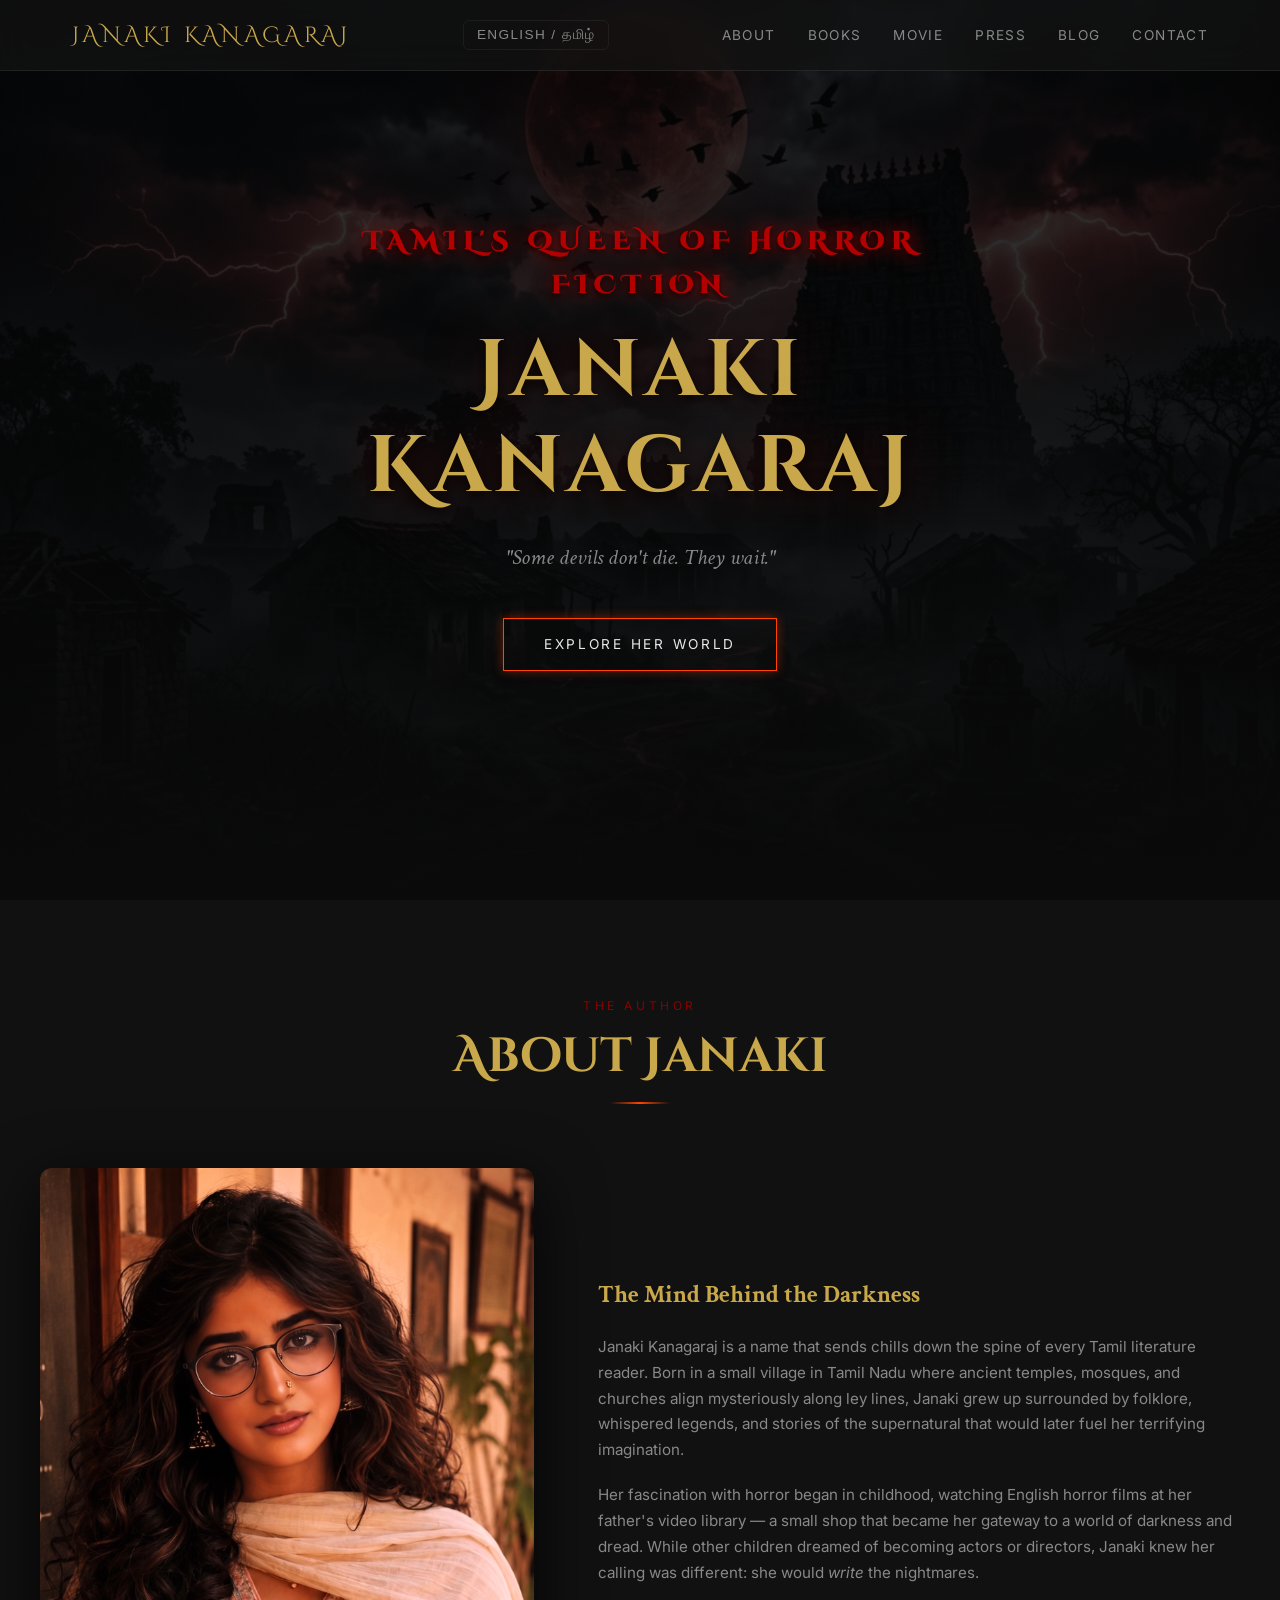
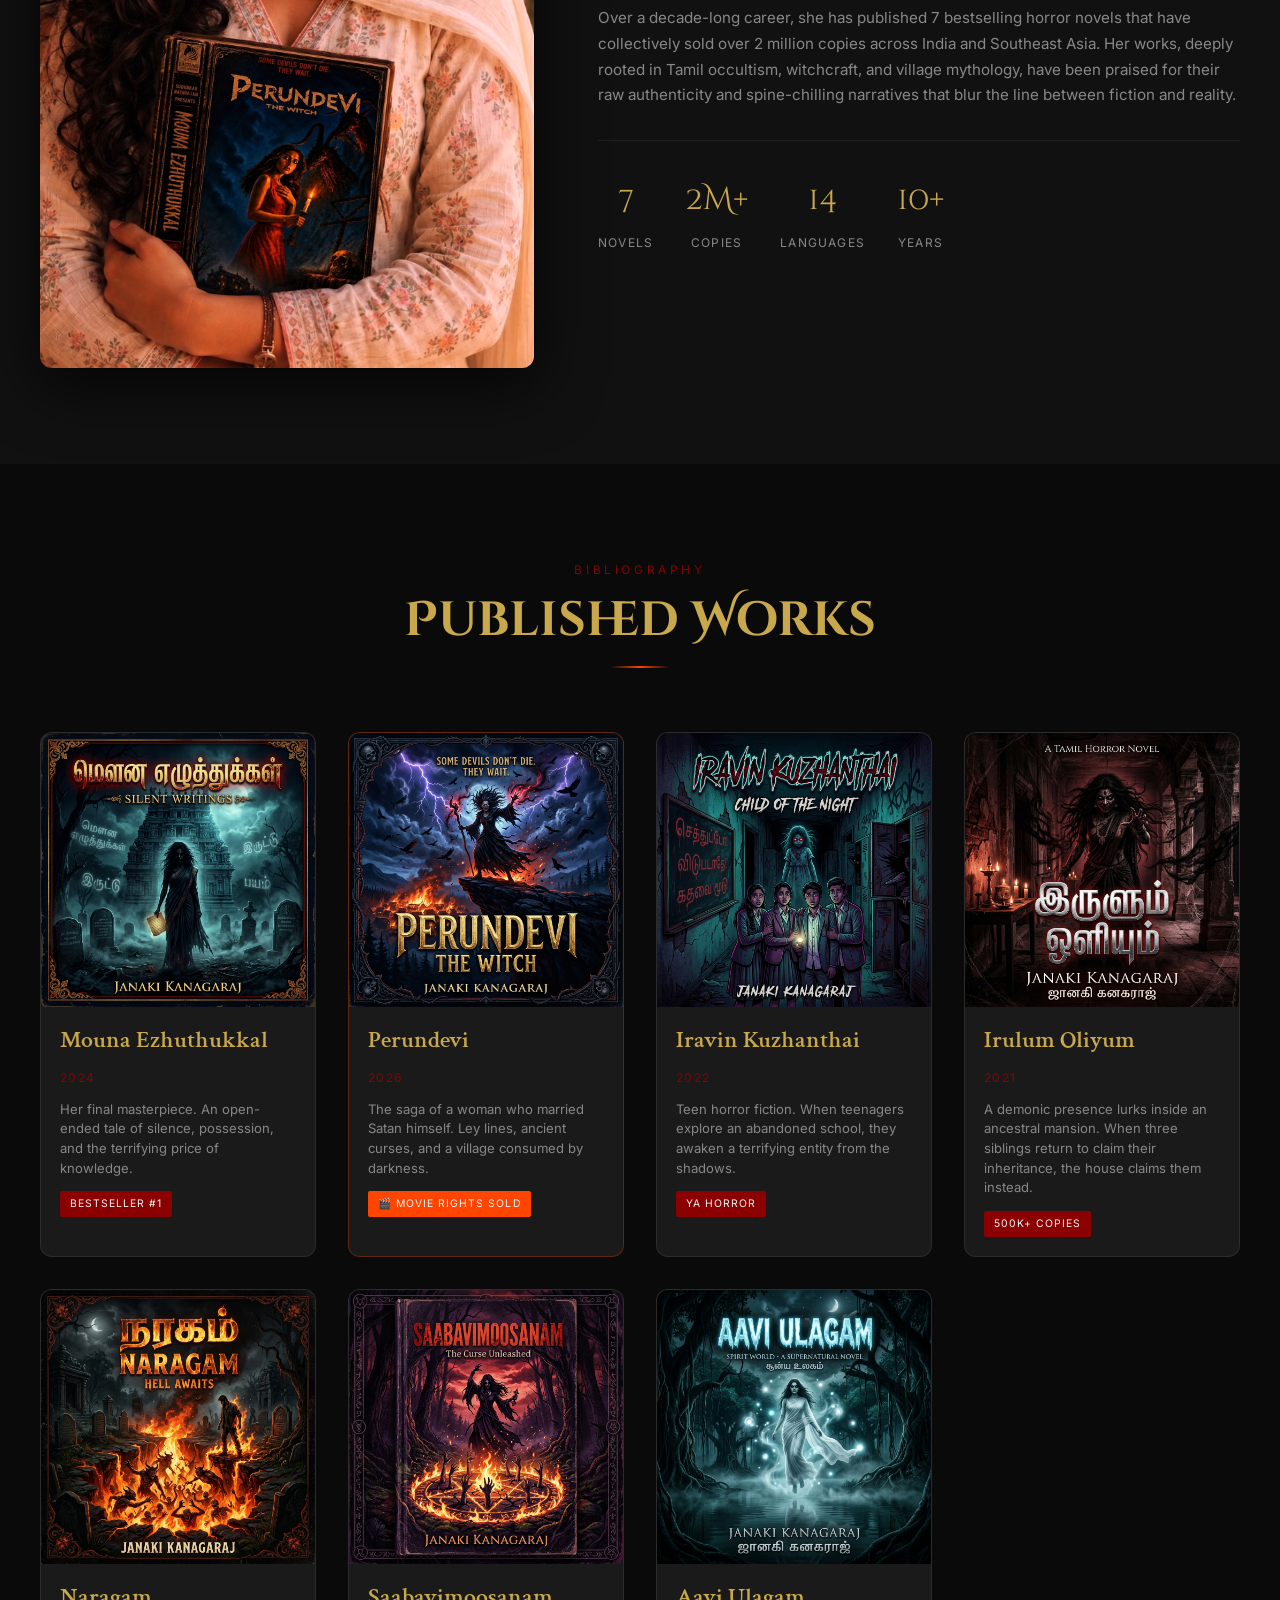
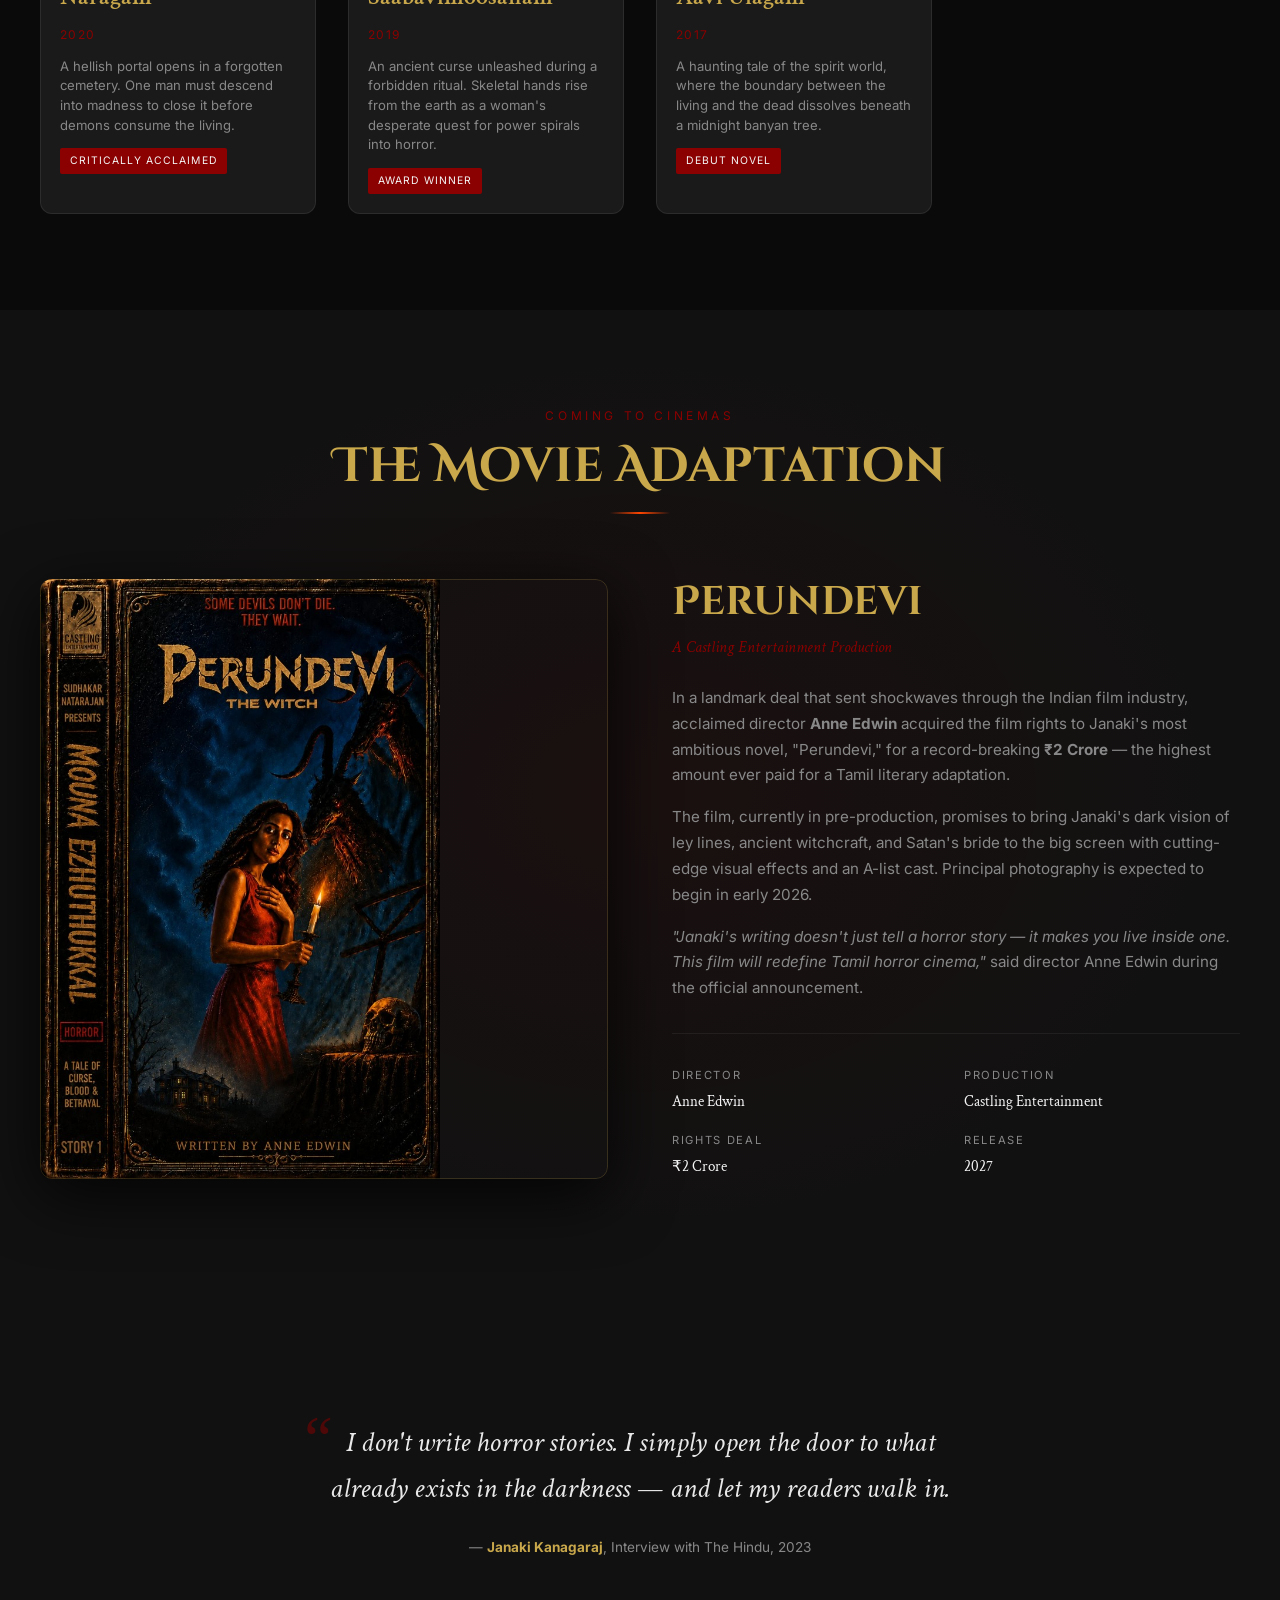
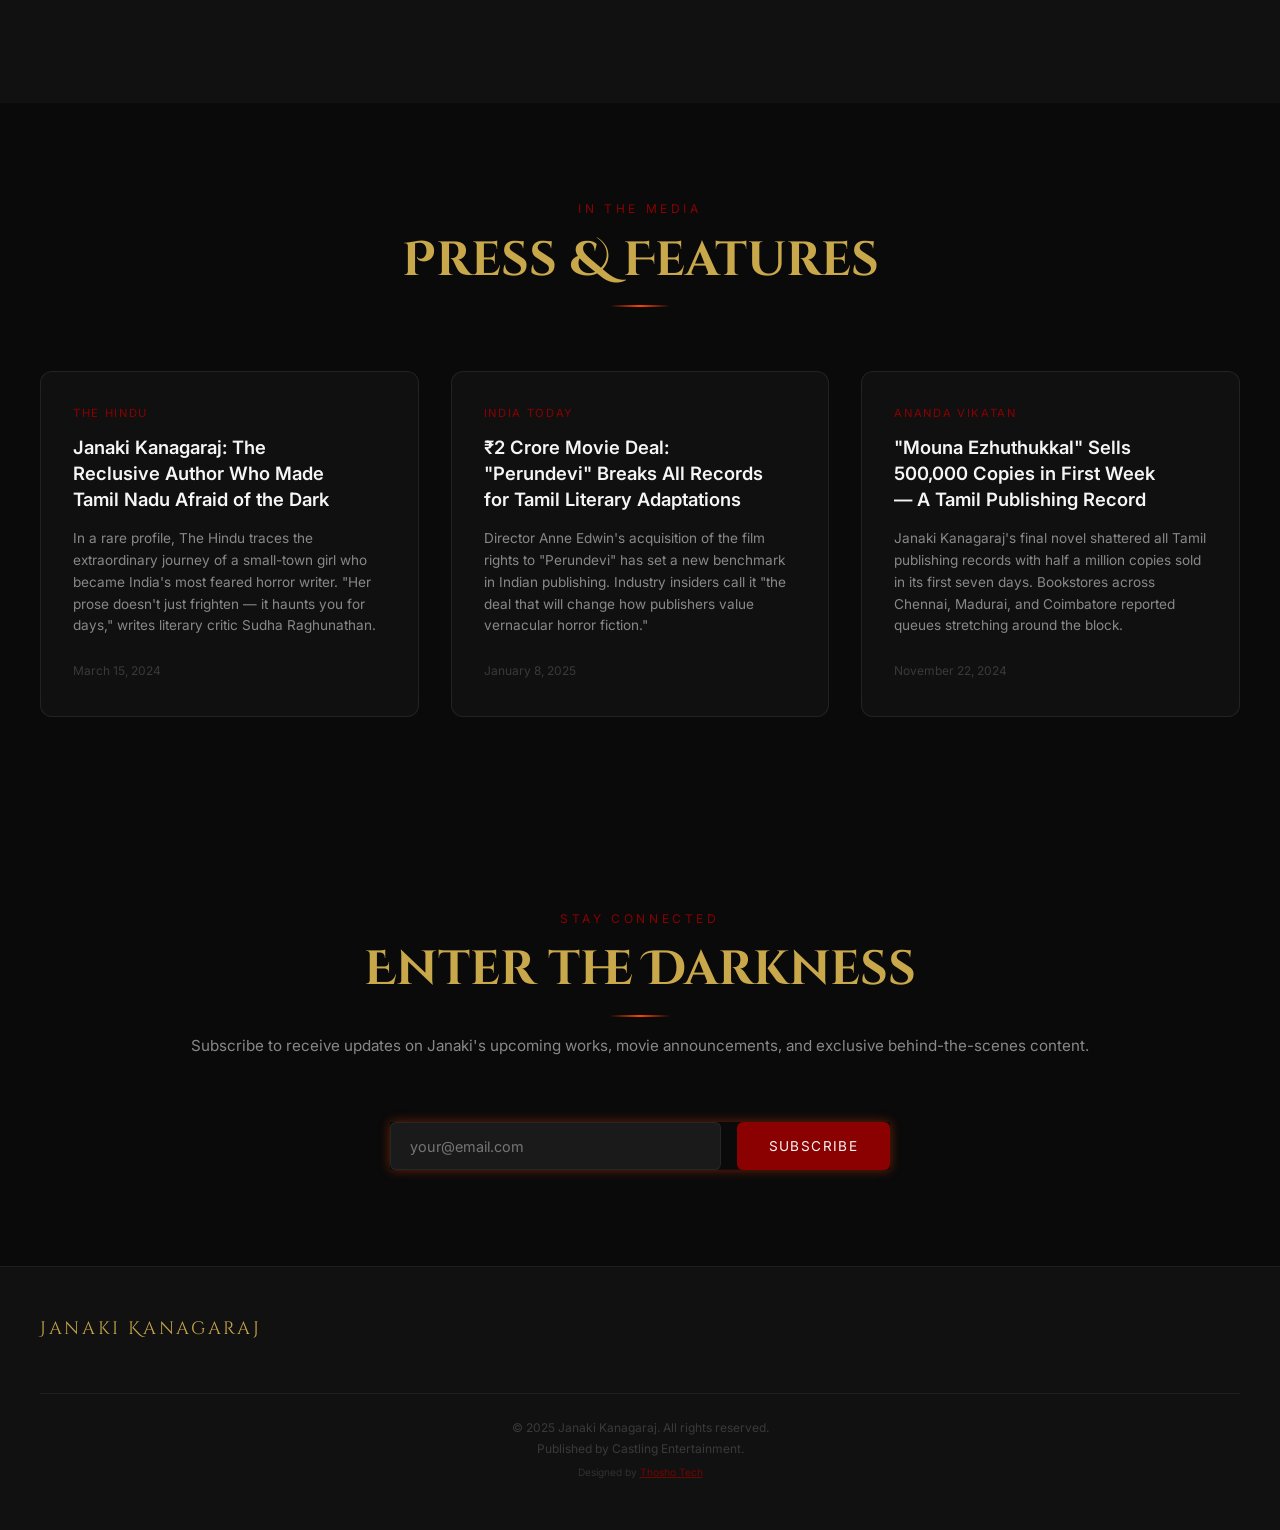
<file: index.html>
<!DOCTYPE html>
<html lang="en">
<head>
  <meta charset="UTF-8">
  <meta name="viewport" content="width=device-width, initial-scale=1.0">
  <title>Janaki Kanagaraj — Tamil Horror Author | Official Website</title>
  <meta name="description" content="Official website of Janaki Kanagaraj, India's most celebrated Tamil horror fiction author. Explore her bestselling novels including Mouna Ezhuthukkal, Perundevi, and more.">
  <meta name="keywords" content="Janaki Kanagaraj, Tamil horror, horror author, Mouna Ezhuthukkal, Perundevi, Tamil novels, supernatural fiction">

  <!-- Fonts -->
  <link rel="preconnect" href="https://fonts.googleapis.com">
  <link rel="preconnect" href="https://fonts.gstatic.com" crossorigin>
  <link href="https://fonts.googleapis.com/css2?family=Cinzel+Decorative:wght@400;700;900&family=Cinzel:wght@400;600;700&family=Inter:wght@300;400;500;600&family=Crimson+Text:ital,wght@0,400;0,600;0,700;1,400;1,600&display=swap" rel="stylesheet">

  <link rel="stylesheet" href="index.css">
</head>
<body data-lang="en">

  <!-- REMOVED AUDIO -->

  <!-- FLOATING PARTICLES -->
  <canvas id="particles-canvas"></canvas>

  <!-- ===== NAVIGATION ===== -->
  <nav class="site-nav" id="site-nav">
    <div class="nav-inner">
      <a href="#about" class="nav-logo">
        <span class="lang-en">Janaki Kanagaraj</span>
        <span class="lang-ta">ஜானகி கனகராஜ்</span>
      </a>
      
      <div class="nav-controls">
        <button id="lang-toggle">English / தமிழ்</button>
        <button class="nav-toggle" id="nav-toggle" aria-label="Toggle navigation">
          <span></span><span></span><span></span>
        </button>
      </div>

      <ul class="nav-links" id="nav-links">
        <li>
          <a href="#about">
            <span class="lang-en">About</span>
            <span class="lang-ta">பற்றி</span>
          </a>
        </li>
        <li>
          <a href="#books">
            <span class="lang-en">Books</span>
            <span class="lang-ta">புத்தகங்கள்</span>
          </a>
        </li>
        <li>
          <a href="#movie">
            <span class="lang-en">Movie</span>
            <span class="lang-ta">திரைப்படம்</span>
          </a>
        </li>
        <li>
          <a href="#press">
            <span class="lang-en">Press</span>
            <span class="lang-ta">செய்திகள்</span>
          </a>
        </li>
        <li>
          <a href="blog.html">
            <span class="lang-en">Blog</span>
            <span class="lang-ta">வலைப்பதிவு</span>
          </a>
        </li>
        <li>
          <a href="#contact">
            <span class="lang-en">Contact</span>
            <span class="lang-ta">தொடர்பு</span>
          </a>
        </li>
      </ul>
    </div>
  </nav>

  <!-- ===== HERO ===== -->
  <section class="hero" id="home">
    <div class="hero-bg">
      <img src="images/hero_banner.png" alt="Dark atmospheric village with ley lines" width="1024" height="1024">
    </div>
    <div class="hero-content">
      <p class="hero-subtitle flicker">
        <span class="lang-en">TAMIL'S QUEEN OF HORROR FICTION</span>
        <span class="lang-ta">தமிழ் திகில் கதைகளின் ராணி</span>
      </p>
      <h1 class="hero-title">
        <span class="lang-en">Janaki Kanagaraj</span>
        <span class="lang-ta">ஜானகி கனகராஜ்</span>
      </h1>
      <p class="hero-tagline">
        <span class="lang-en">"Some devils don't die. They wait."</span>
        <span class="lang-ta">"சில பிசாசுகள் சாவதில்லை. அவை காத்திருக்கின்றன."</span>
      </p>
      <a href="#books" class="hero-cta fire-btn">
        <span class="lang-en">Explore Her World</span>
        <span class="lang-ta">அவரது உலகத்தை ஆராயுங்கள்</span>
      </a>
    </div>
  </section>

  <!-- ===== ABOUT ===== -->
  <section class="section about" id="about">
    <div class="section-inner">
      <div class="section-header reveal">
        <p class="section-label">
          <span class="lang-en">The Author</span>
          <span class="lang-ta">ஆசிரியர்</span>
        </p>
        <h2 class="section-title">
          <span class="lang-en">About Janaki</span>
          <span class="lang-ta">ஜானகியைப் பற்றி</span>
        </h2>
        <div class="section-divider"></div>
      </div>
      <div class="about-grid">
        <div class="about-image-wrapper reveal">
          <img src="images/janaki_photo.png" alt="Janaki Kanagaraj - Tamil horror author" width="600" height="800">
        </div>
        <div class="about-text reveal">
          <h3>
            <span class="lang-en">The Mind Behind the Darkness</span>
            <span class="lang-ta">இருளுக்குப் பின்னால் உள்ள மனம்</span>
          </h3>
          <p class="lang-en">
            Janaki Kanagaraj is a name that sends chills down the spine of every Tamil literature reader. Born in a small village in Tamil Nadu where ancient temples, mosques, and churches align mysteriously along ley lines, Janaki grew up surrounded by folklore, whispered legends, and stories of the supernatural that would later fuel her terrifying imagination.
          </p>
          <p class="lang-ta">
            ஜானகி கனகராஜ் என்பது ஒவ்வொரு தமிழ் இலக்கிய வாசகரின் முதுகிலும் சிலிர்ப்பை ஏற்படுத்தும் பெயர். பண்டைய கோவில்கள், பள்ளிவாசல்கள் மற்றும் தேவாலயங்கள் மாயமாக லே லைன்ஸ் வழியாக சீரமைக்கப்பட்ட தமிழ்நாட்டின் ஒரு சிறிய கிராமத்தில் பிறந்தார். ஜானகி நாட்டுப்புறக் கதைகள், ரகசிய புராணக்கதைகள் மற்றும் அமானுஷ்யக் கதைகளால் சூழப்பட்டு வளர்ந்தார், இது பின்னர் அவரது பயங்கரமான கற்பனையை தூண்டியது.
          </p>
          <p class="lang-en">
            Her fascination with horror began in childhood, watching English horror films at her father's video library — a small shop that became her gateway to a world of darkness and dread. While other children dreamed of becoming actors or directors, Janaki knew her calling was different: she would <em>write</em> the nightmares.
          </p>
          <p class="lang-ta">
            அவரது தந்தையின் வீடியோ லைப்ரரியில் ஆங்கில திகில் படங்களைப் பார்த்ததில் இருந்து அவரது திகில் ஆர்வம் குழந்தைப் பருவத்திலேயே தொடங்கியது - இது இருள் மற்றும் பயத்தின் உலகத்திற்கான நுழைவாயிலாக மாறியது. மற்ற குழந்தைகள் நடிகர்கள் அல்லது இயக்குநர்களாக மாற வேண்டும் என்று கனவு கண்டபோது, ஜானகியின் அழைப்பு வித்தியாசமானது என்பது அவருக்குத் தெரியும்: அவர் கனவுகளை <em>எழுதுவார்</em>.
          </p>
          <p class="lang-en">
            Over a decade-long career, she has published 7 bestselling horror novels that have collectively sold over 2 million copies across India and Southeast Asia. Her works, deeply rooted in Tamil occultism, witchcraft, and village mythology, have been praised for their raw authenticity and spine-chilling narratives that blur the line between fiction and reality.
          </p>
          <p class="lang-ta">
            ஒரு தசாப்த கால வாழ்க்கையில், அவர் 7 திகில் நாவல்களை வெளியிட்டார், அவை இந்தியா மற்றும் தென்கிழக்கு ஆசியா முழுவதும் கூட்டாக 2 மில்லியனுக்கும் அதிகமான பிரதிகள் விற்றுள்ளன. அவரது படைப்புகள், தமிழ் அமானுஷ்யம், சூனியம் மற்றும் கிராம புராணங்களில் ஆழமாக வேரூன்றியுள்ளன, அவை அவற்றின் அசல் தன்மைக்காகவும், புனைகதைக்கும் உண்மைக்கும் இடையிலான கோட்டை மங்கச் செய்யும் திகிலூட்டும் விவரிப்புகளுக்காகவும் பாராட்டப்பட்டுள்ளன.
          </p>
          <div class="about-stats">
            <div class="stat">
              <span class="stat-number">7</span>
              <span class="stat-label">
                <span class="lang-en">Novels</span>
                <span class="lang-ta">நாவல்கள்</span>
              </span>
            </div>
            <div class="stat">
              <span class="stat-number">2M+</span>
              <span class="stat-label">
                <span class="lang-en">Copies</span>
                <span class="lang-ta">பிரதிகள்</span>
              </span>
            </div>
            <div class="stat">
              <span class="stat-number">14</span>
              <span class="stat-label">
                <span class="lang-en">Languages</span>
                <span class="lang-ta">மொழிகள்</span>
              </span>
            </div>
            <div class="stat">
              <span class="stat-number">10+</span>
              <span class="stat-label">
                <span class="lang-en">Years</span>
                <span class="lang-ta">ஆண்டுகள்</span>
              </span>
            </div>
          </div>
        </div>
      </div>
    </div>
  </section>

  <!-- ===== BOOKS ===== -->
  <section class="section books" id="books">
    <div class="section-inner">
      <div class="section-header reveal">
        <p class="section-label">
          <span class="lang-en">Bibliography</span>
          <span class="lang-ta">புத்தகங்கள்</span>
        </p>
        <h2 class="section-title">
          <span class="lang-en">Published Works</span>
          <span class="lang-ta">வெளியிடப்பட்ட நாவல்கள்</span>
        </h2>
        <div class="section-divider"></div>
      </div>
      <div class="books-grid">

        <div class="book-card reveal">
          <div class="book-cover">
            <img src="images/book_mouna_ezhuthukkal.png" alt="Mouna Ezhuthukkal" width="400" height="400" loading="lazy">
          </div>
          <div class="book-info">
            <h3 class="book-title">
              <span class="lang-en">Mouna Ezhuthukkal</span>
              <span class="lang-ta">மௌன எழுத்துக்கள்</span>
            </h3>
            <span class="book-year">2024</span>
            <p class="book-desc">
              <span class="lang-en">Her final masterpiece. An open-ended tale of silence, possession, and the terrifying price of knowledge.</span>
              <span class="lang-ta">அவரது இறுதிப் படைப்பு. அமைதி, ஆக்கிரமிப்பு மற்றும் அறிவின் பயங்கரமான விலையைப் பற்றிய ஒரு திறந்த கதை.</span>
            </p>
            <span class="book-badge">
              <span class="lang-en">Bestseller #1</span>
              <span class="lang-ta">சிறந்த விற்பனை #1</span>
            </span>
          </div>
        </div>

        <div class="book-card upcoming reveal">
          <div class="book-cover">
            <img src="images/book_perundevi.png" alt="Perundevi" width="400" height="400" loading="lazy">
          </div>
          <div class="book-info">
            <h3 class="book-title">
              <span class="lang-en">Perundevi</span>
              <span class="lang-ta">பெருந்தேவி</span>
            </h3>
            <span class="book-year">2026</span>
            <p class="book-desc">
              <span class="lang-en">The saga of a woman who married Satan himself. Ley lines, ancient curses, and a village consumed by darkness.</span>
              <span class="lang-ta">சாத்தானையே திருமணம் செய்த ஒரு பெண்ணின் கதை. லே லைன்ஸ், பழங்கால சாபங்கள் மற்றும் இருளால் மூழ்கிய கிராமம்.</span>
            </p>
            <span class="book-badge" style="background: var(--color-fire); color: var(--color-white);">
              <span class="lang-en">🎬 Movie Rights Sold</span>
              <span class="lang-ta">🎬 திரைப்பட உரிமைகள் விற்கப்பட்டன</span>
            </span>
          </div>
        </div>
        
        <div class="book-card reveal">
          <div class="book-cover">
            <img src="images/book_iravin_kuzhanthai.png" alt="Iravin Kuzhanthai" width="400" height="400" loading="lazy">
          </div>
          <div class="book-info">
            <h3 class="book-title">
              <span class="lang-en">Iravin Kuzhanthai</span>
              <span class="lang-ta">இரவின் குழந்தை</span>
            </h3>
            <span class="book-year">2022</span>
            <p class="book-desc">
              <span class="lang-en">Teen horror fiction. When teenagers explore an abandoned school, they awaken a terrifying entity from the shadows.</span>
              <span class="lang-ta">இளம் வயது திகில் கதை. இளைஞர்கள் கைவிடப்பட்ட பள்ளியை ஆராயும்போது, நிழல்களிலிருந்து பயங்கரமான ஒன்றினை எழுப்புகிறார்கள்.</span>
            </p>
            <span class="book-badge">
              <span class="lang-en">YA Horror</span>
              <span class="lang-ta">இளையோர் திகில்</span>
            </span>
          </div>
        </div>

        <div class="book-card reveal">
          <div class="book-cover">
            <img src="images/book_irulum_oliyum.png" alt="Irulum Oliyum" width="400" height="400" loading="lazy">
          </div>
          <div class="book-info">
            <h3 class="book-title">
              <span class="lang-en">Irulum Oliyum</span>
              <span class="lang-ta">இருளும் ஒளியும்</span>
            </h3>
            <span class="book-year">2021</span>
            <p class="book-desc">
              <span class="lang-en">A demonic presence lurks inside an ancestral mansion. When three siblings return to claim their inheritance, the house claims them instead.</span>
              <span class="lang-ta">ஒரு மூதாதையர் மாளிகைக்குள் ஒரு பேய் மறைந்திருக்கிறது. மூன்று உடன்பிறப்புகள் தங்கள் பரம்பரை சொத்தை கோரத் திரும்பும்போது, வீடு அவர்களை கோருகிறது.</span>
            </p>
            <span class="book-badge">
              <span class="lang-en">500K+ Copies</span>
              <span class="lang-ta">500K+ பிரதிகள்</span>
            </span>
          </div>
        </div>
        
        <div class="book-card reveal">
          <div class="book-cover">
            <img src="images/book_naragam.png" alt="Naragam" width="400" height="400" loading="lazy">
          </div>
          <div class="book-info">
            <h3 class="book-title">
              <span class="lang-en">Naragam</span>
              <span class="lang-ta">நரகம்</span>
            </h3>
            <span class="book-year">2020</span>
            <p class="book-desc">
              <span class="lang-en">A hellish portal opens in a forgotten cemetery. One man must descend into madness to close it before demons consume the living.</span>
              <span class="lang-ta">மறக்கப்பட்ட மயானத்தில் நரக வாசல் திறக்கிறது. பேய்கள் உயிருள்ளவர்களை உண்பதற்கு முன்பு அதை மூட ஒரு மனிதன் பைத்தியக்காரத்தனமாக இறங்க வேண்டும்.</span>
            </p>
            <span class="book-badge">
              <span class="lang-en">Critically Acclaimed</span>
              <span class="lang-ta">விமர்சன ரீதியாக பாராட்டப்பட்டது</span>
            </span>
          </div>
        </div>

        <div class="book-card reveal">
          <div class="book-cover">
            <img src="images/book_saabavimoosanam.png" alt="Saabavimoosanam" width="400" height="400" loading="lazy">
          </div>
          <div class="book-info">
            <h3 class="book-title">
              <span class="lang-en">Saabavimoosanam</span>
              <span class="lang-ta">சாபவிமோசனம்</span>
            </h3>
            <span class="book-year">2019</span>
            <p class="book-desc">
              <span class="lang-en">An ancient curse unleashed during a forbidden ritual. Skeletal hands rise from the earth as a woman's desperate quest for power spirals into horror.</span>
              <span class="lang-ta">ஒரு தடைசெய்யப்பட்ட சடங்கின் போது ஒரு பழங்கால சாபம் கட்டவிழ்த்துவிடப்பட்டது. அதிகாரத்திற்கான ஒரு பெண்ணின் தீவிர தேடல் திகிலாக மாறும்போது பூமியிலிருந்து எலும்புக்கூடு கைகள் எழுகின்றன.</span>
            </p>
            <span class="book-badge">
              <span class="lang-en">Award Winner</span>
              <span class="lang-ta">விருது பெற்றவர்</span>
            </span>
          </div>
        </div>

        <div class="book-card reveal">
          <div class="book-cover">
            <img src="images/book_aavi_ulagam.png" alt="Aavi Ulagam" width="400" height="400" loading="lazy">
          </div>
          <div class="book-info">
            <h3 class="book-title">
              <span class="lang-en">Aavi Ulagam</span>
              <span class="lang-ta">ஆவி உலகம்</span>
            </h3>
            <span class="book-year">2017</span>
            <p class="book-desc">
              <span class="lang-en">A haunting tale of the spirit world, where the boundary between the living and the dead dissolves beneath a midnight banyan tree.</span>
              <span class="lang-ta">ஆவி உலகின் பேய்க்கதை, அங்கு வாழ்பவர்களுக்கும் இறந்தவர்களுக்கும் இடையிலான எல்லை ஒரு நள்ளிரவு ஆலமரத்தின் அடியில் கரைகிறது.</span>
            </p>
            <span class="book-badge">
              <span class="lang-en">Debut Novel</span>
              <span class="lang-ta">முதல் நாவல்</span>
            </span>
          </div>
        </div>

      </div>
    </div>
  </section>

  <!-- ===== MOVIE ADAPTATION ===== -->
  <section class="section movie" id="movie">
    <div class="section-inner">
      <div class="section-header reveal">
        <p class="section-label">
          <span class="lang-en">Coming to Cinemas</span>
          <span class="lang-ta">திரையரங்குகளுக்கு வருகிறது</span>
        </p>
        <h2 class="section-title">
          <span class="lang-en">The Movie Adaptation</span>
          <span class="lang-ta">திரைப்பட தழுவல்</span>
        </h2>
        <div class="section-divider"></div>
      </div>
      <div class="movie-content">
        <div class="movie-visual reveal">
          <div class="movie-poster-frame">
            <img src="images/book_perundevi_new.jpg" alt="Perundevi movie poster" width="400" height="600">
          </div>
        </div>
        <div class="movie-details reveal">
          <h3>
            <span class="lang-en">Perundevi</span>
            <span class="lang-ta">பெருந்தேவி</span>
          </h3>
          <p class="movie-subtitle">
            <span class="lang-en">A Castling Entertainment Production</span>
            <span class="lang-ta">ஒரு காஸ்ட்லிங் என்டர்டெயின்மென்ட் தயாரிப்பு</span>
          </p>
          <p class="lang-en">
            In a landmark deal that sent shockwaves through the Indian film industry, acclaimed director <strong>Anne Edwin</strong> acquired the film rights to Janaki's most ambitious novel, "Perundevi," for a record-breaking <strong>₹2 Crore</strong> — the highest amount ever paid for a Tamil literary adaptation.
          </p>
          <p class="lang-ta">
            <strong>தமிழ் திரையுலகில் புதிய சாதனை — "பெருந்தேவி" திரைப்படமாகிறது!</strong><br><br>
            எழுத்தாளர் ஜானகியின் பிரபல நாவல் "பெருந்தேவி"யை திரைப்படமாக்க இயக்குனர் ஆன் எட்வின் ₹2 கோடி செலவில் உரிமை பெற்றிருக்கிறார். தமிழ் இலக்கிய படைப்பொன்றுக்கு இதுவரை வழங்கப்பட்ட மிக அதிகமான தொகை என்பது குறிப்பிடத்தக்கது.
          </p>
          <p class="lang-en">
            The film, currently in pre-production, promises to bring Janaki's dark vision of ley lines, ancient witchcraft, and Satan's bride to the big screen with cutting-edge visual effects and an A-list cast. Principal photography is expected to begin in early 2026.
          </p>
          <p class="lang-ta">
            பண்டைய சூனியம், ஆவி வழிகள், சாத்தானின் மணமகள் என்ற மையக்கருவில் அமைந்த இந்த நாவல், தமிழ் வாசகர்களிடம் ஏற்கனவே பெரும் வரவேற்பு பெற்றது. இப்போது அதே கதையை உலகத்தரமான விஷுவல் எஃபெக்ட்டுகளுடன் திரையில் கொண்டு வர ஆன் எட்வின் திட்டமிட்டுள்ளார். படம் தற்போது முன்தயாரிப்பு கட்டத்தில் உள்ளது; 2026 தொடக்கத்தில் படப்பிடிப்பு ஆரம்பிக்கும் என்று தெரிவிக்கப்பட்டுள்ளது.
          </p>
          <p class="lang-en">
            <em>"Janaki's writing doesn't just tell a horror story — it makes you live inside one. This film will redefine Tamil horror cinema,"</em> said director Anne Edwin during the official announcement.
          </p>
          <p class="lang-ta">
            <em>"ஜானகியின் எழுத்தை படிக்கும்போது நீங்கள் வெறும் வாசகராக இருக்க மாட்டீர்கள் — அந்த உலகுக்குள்ளேயே இருப்பீர்கள். அந்த உணர்வை திரையில் கொண்டு வருவதே எங்கள் லட்சியம். தமிழ் திகில் சினிமா புதிய அத்தியாயத்தை எழுதப் போகிறது,"</em> என்று ஆன் எட்வின் நேரில் தெரிவித்தார்.<br><br>
            A-லிஸ்ட் நடிகர்கள் யார் என்ற தகவல் விரைவில் வெளியாகும் என்று தயாரிப்பு குழு தெரிவித்துள்ளது.
          </p>
          <div class="movie-meta">
            <div class="movie-meta-item">
              <span class="movie-meta-label">
                <span class="lang-en">Director</span>
                <span class="lang-ta">இயக்குனர்</span>
              </span>
              <span class="movie-meta-value">
                <span class="lang-en">Anne Edwin</span>
                <span class="lang-ta">ஆன் எட்வின்</span>
              </span>
            </div>
            <div class="movie-meta-item">
              <span class="movie-meta-label">
                <span class="lang-en">Production</span>
                <span class="lang-ta">தயாரிப்பு</span>
              </span>
              <span class="movie-meta-value">
                <span class="lang-en">Castling Entertainment</span>
                <span class="lang-ta">காஸ்ட்லிங் என்டர்டெயின்மென்ட்</span>
              </span>
            </div>
            <div class="movie-meta-item">
              <span class="movie-meta-label">
                <span class="lang-en">Rights Deal</span>
                <span class="lang-ta">உரிமை ஒப்பந்தம்</span>
              </span>
              <span class="movie-meta-value">
                <span class="lang-en">₹2 Crore</span>
                <span class="lang-ta">₹2 கோடி</span>
              </span>
            </div>
            <div class="movie-meta-item">
              <span class="movie-meta-label">
                <span class="lang-en">Release</span>
                <span class="lang-ta">வெளியீடு</span>
              </span>
              <span class="movie-meta-value">2027</span>
            </div>
          </div>
        </div>
      </div>
    </div>
  </section>

  <!-- ===== QUOTE ===== -->
  <section class="section quotes">
    <div class="section-inner">
      <div class="quote-block reveal">
        <p class="quote-text">
          <span class="lang-en">I don't write horror stories. I simply open the door to what already exists in the darkness — and let my readers walk in.</span>
          <span class="lang-ta">நான் திகில் கதைகளை எழுதுவதில்லை. இருளில் ஏற்கனவே இருப்பதை நான் சும்மா திறந்து விடுகிறேன் — மற்றும் எனது வாசகர்களை உள்ளே நடக்க அனுமதிக்கிறேன்.</span>
        </p>
        <p class="quote-attribution">
          — <strong>Janaki Kanagaraj</strong>, 
          <span class="lang-en">Interview with The Hindu, 2023</span>
          <span class="lang-ta">தி இந்து நேர்காணல், 2023</span>
        </p>
      </div>
    </div>
  </section>

  <!-- ===== PRESS / NEWS ===== -->
  <section class="section news" id="press">
    <div class="section-inner">
      <div class="section-header reveal">
        <p class="section-label">
          <span class="lang-en">In the Media</span>
          <span class="lang-ta">ஊடகங்களில்</span>
        </p>
        <h2 class="section-title">
          <span class="lang-en">Press & Features</span>
          <span class="lang-ta">செய்திகள்</span>
        </h2>
        <div class="section-divider"></div>
      </div>
      <div class="news-grid">

        <article class="news-card reveal">
          <p class="news-source">The Hindu</p>
          <h3 class="news-headline">
            <span class="lang-en">Janaki Kanagaraj: The Reclusive Author Who Made Tamil Nadu Afraid of the Dark</span>
            <span class="lang-ta">ஜானகி கனகராஜ்: தமிழ்நாட்டை இருளுக்கு பயப்பட வைத்த ஆசிரியர்</span>
          </h3>
          <p class="news-excerpt lang-en">In a rare profile, The Hindu traces the extraordinary journey of a small-town girl who became India's most feared horror writer. "Her prose doesn't just frighten — it haunts you for days," writes literary critic Sudha Raghunathan.</p>
          <p class="news-excerpt lang-ta">தி இந்து ஒரு அரிதான சுயவிவரத்தில், இந்தியாவின் மிகவும் அஞ்சப்படும் திகில் எழுத்தாளராக மாறிய ஒரு சிறிய நகரப் பெண்ணின் அசாதாரண பயணத்தை விவரிக்கிறது.</p>
          <span class="news-date">March 15, 2024</span>
        </article>

        <article class="news-card reveal">
          <p class="news-source">India Today</p>
          <h3 class="news-headline">
            <span class="lang-en">₹2 Crore Movie Deal: "Perundevi" Breaks All Records for Tamil Literary Adaptations</span>
            <span class="lang-ta">₹2 கோடி திரைப்பட ஒப்பந்தம்: தமிழ் இலக்கிய தழுவல்களுக்கான அனைத்து சாதனைகளையும் "பெருந்தேவி" முறியடித்தது</span>
          </h3>
          <p class="news-excerpt lang-en">Director Anne Edwin's acquisition of the film rights to "Perundevi" has set a new benchmark in Indian publishing. Industry insiders call it "the deal that will change how publishers value vernacular horror fiction."</p>
          <p class="news-excerpt lang-ta">"பெருந்தேவி — சூனியக்காரி" திரைப்பட உரிமையை இயக்குனர் ஆன் எட்வின் வாங்கியது இந்திய வெளியீட்டில் ஒரு புதிய அளவுகோலை அமைத்துள்ளது.</p>
          <span class="news-date">January 8, 2025</span>
        </article>

        <article class="news-card reveal">
          <p class="news-source">Ananda Vikatan</p>
          <h3 class="news-headline">
            <span class="lang-en">"Mouna Ezhuthukkal" Sells 500,000 Copies in First Week — A Tamil Publishing Record</span>
            <span class="lang-ta">"மௌன எழுத்துக்கள்" முதல் வாரத்தில் 500,000 பிரதிகள் விற்றுள்ளன — ஒரு தமிழ் வெளியீட்டு சாதனை</span>
          </h3>
          <p class="news-excerpt lang-en">Janaki Kanagaraj's final novel shattered all Tamil publishing records with half a million copies sold in its first seven days. Bookstores across Chennai, Madurai, and Coimbatore reported queues stretching around the block.</p>
          <p class="news-excerpt lang-ta">ஜானகி கனகராஜின் இறுதி நாவல் அனைத்து தமிழ் வெளியீட்டு சாதனைகளையும் முறியடித்தது, அதன் முதல் ஏழு நாட்களில் அரை மில்லியன் பிரதிகள் விற்கப்பட்டன.</p>
          <span class="news-date">November 22, 2024</span>
        </article>

      </div>
    </div>
  </section>

  <!-- ===== NEWSLETTER ===== -->
  <section class="section newsletter" id="contact">
    <div class="section-inner">
      <div class="section-header reveal">
        <p class="section-label">
          <span class="lang-en">Stay Connected</span>
          <span class="lang-ta">இணைந்திருங்கள்</span>
        </p>
        <h2 class="section-title">
          <span class="lang-en">Enter the Darkness</span>
          <span class="lang-ta">இருளில் நுழையுங்கள்</span>
        </h2>
        <div class="section-divider"></div>
        <p style="color: var(--text-secondary); margin-block-start: 1rem; font-size: 0.95rem;">
          <span class="lang-en">Subscribe to receive updates on Janaki's upcoming works, movie announcements, and exclusive behind-the-scenes content.</span>
          <span class="lang-ta">ஜானகியின வரவிருக்கும் படைப்புகள், திரைப்பட அறிவிப்புகள் மற்றும் பிரத்யேக திரைக்குப் பின்னால் உள்ள உள்ளடக்கங்கள் குறித்த அறிவிப்புகளைப் பெற குழுசேரவும்.</span>
        </p>
      </div>
      <form class="newsletter-form reveal fire-btn" id="newsletter-form" style="padding:0; border:none;">
        <input type="email" placeholder="your@email.com" required id="newsletter-email" aria-label="Email address">
        <button type="submit" id="newsletter-submit">
          <span class="lang-en">Subscribe</span>
          <span class="lang-ta">குழுசேரவும்</span>
        </button>
      </form>
    </div>
  </section>

  <!-- ===== FOOTER ===== -->
  <footer class="site-footer">
    <div class="footer-inner">
      <span class="footer-logo">
        <span class="lang-en">Janaki Kanagaraj</span>
        <span class="lang-ta">ஜானகி கனகராஜ்</span>
      </span>
      <p class="footer-copy">
        © 2025 Janaki Kanagaraj. All rights reserved.<br>Published by Castling Entertainment.<br>
        <span style="font-size: 0.85em; opacity: 0.8; margin-top: 5px; display: inline-block;">
          Designed by <a href="https://thosho.github.io/" target="_blank" rel="noopener noreferrer" style="color: var(--accent-primary); text-decoration: underline;">Thosho Tech</a>
        </span>
      </p>
    </div>
  </footer>

  <!-- EMAIL MODAL -->
  <div id="email-modal" class="modal-overlay">
    <div class="email-window">
      <div class="email-header">
        <div class="email-controls"><span class="close-btn" id="close-modal">&times;</span></div>
        <div class="email-meta">
          <strong>From:</strong> Janaki Kanagaraj Fans Club &lt;writer.janakikanagaraj@gmail.com&gt;<br>
          <strong>Subject:</strong> 🔴 Watch out! Perundevi Movie Trailer Coming Soon...
        </div>
      </div>
      <div class="email-body">
        <p>Welcome to the darkness.</p>
        <p>As an exclusive member of the Janaki Kanagaraj Fans Club, you are the first to see the official poster for the upcoming movie adaptation of <strong>PERUNDEVI</strong>!</p>
        <img src="images/book_perundevi_new.jpg" alt="Perundevi Poster" style="width: 100%; max-width: 300px; display: block; margin: 1rem auto; border-radius: 8px;">
        <p style="text-align:center; font-size: 1.2rem; font-weight:bold; color: var(--color-blood);">Watch out for the trailer soon!</p>
        <p>Stay terrified,<br><em>Janaki Kanagaraj Fans Club</em></p>
      </div>
    </div>
  </div>

  <script src="script.js"></script>
</body>
</html>
</file>
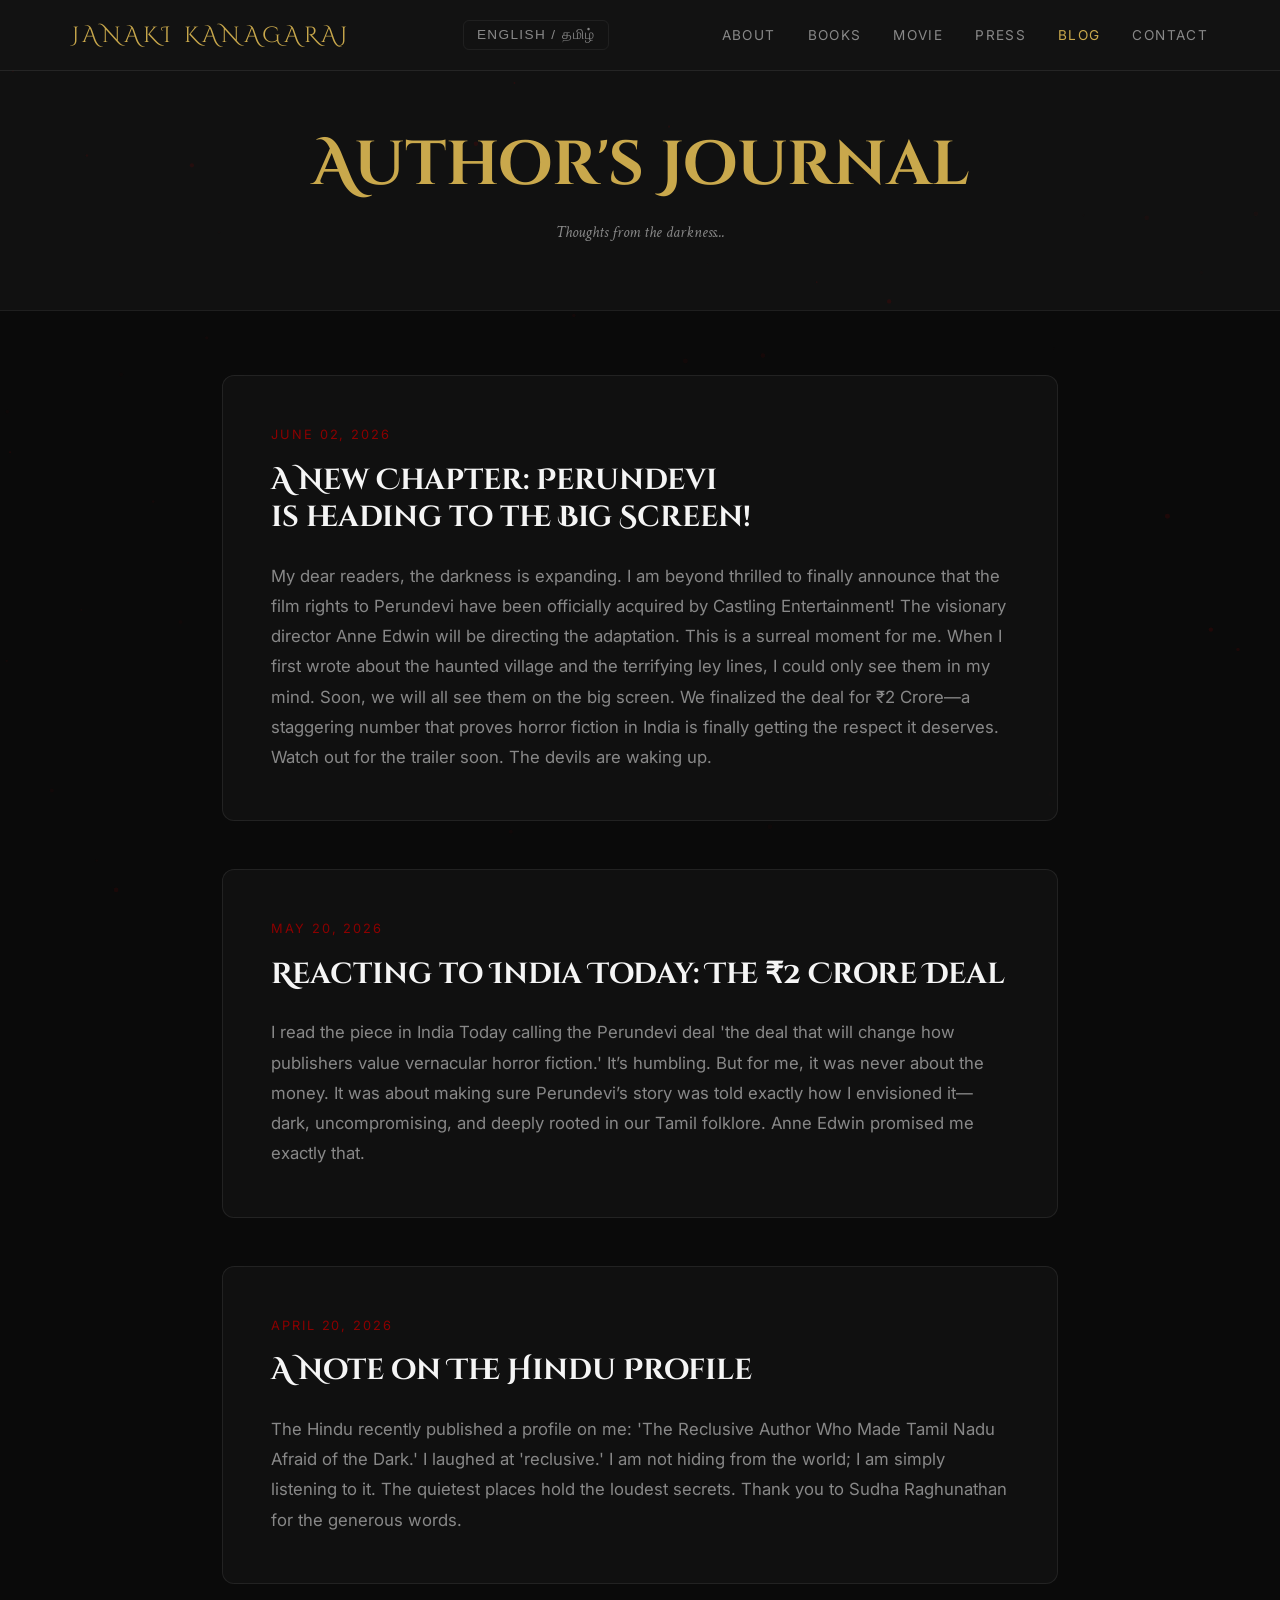
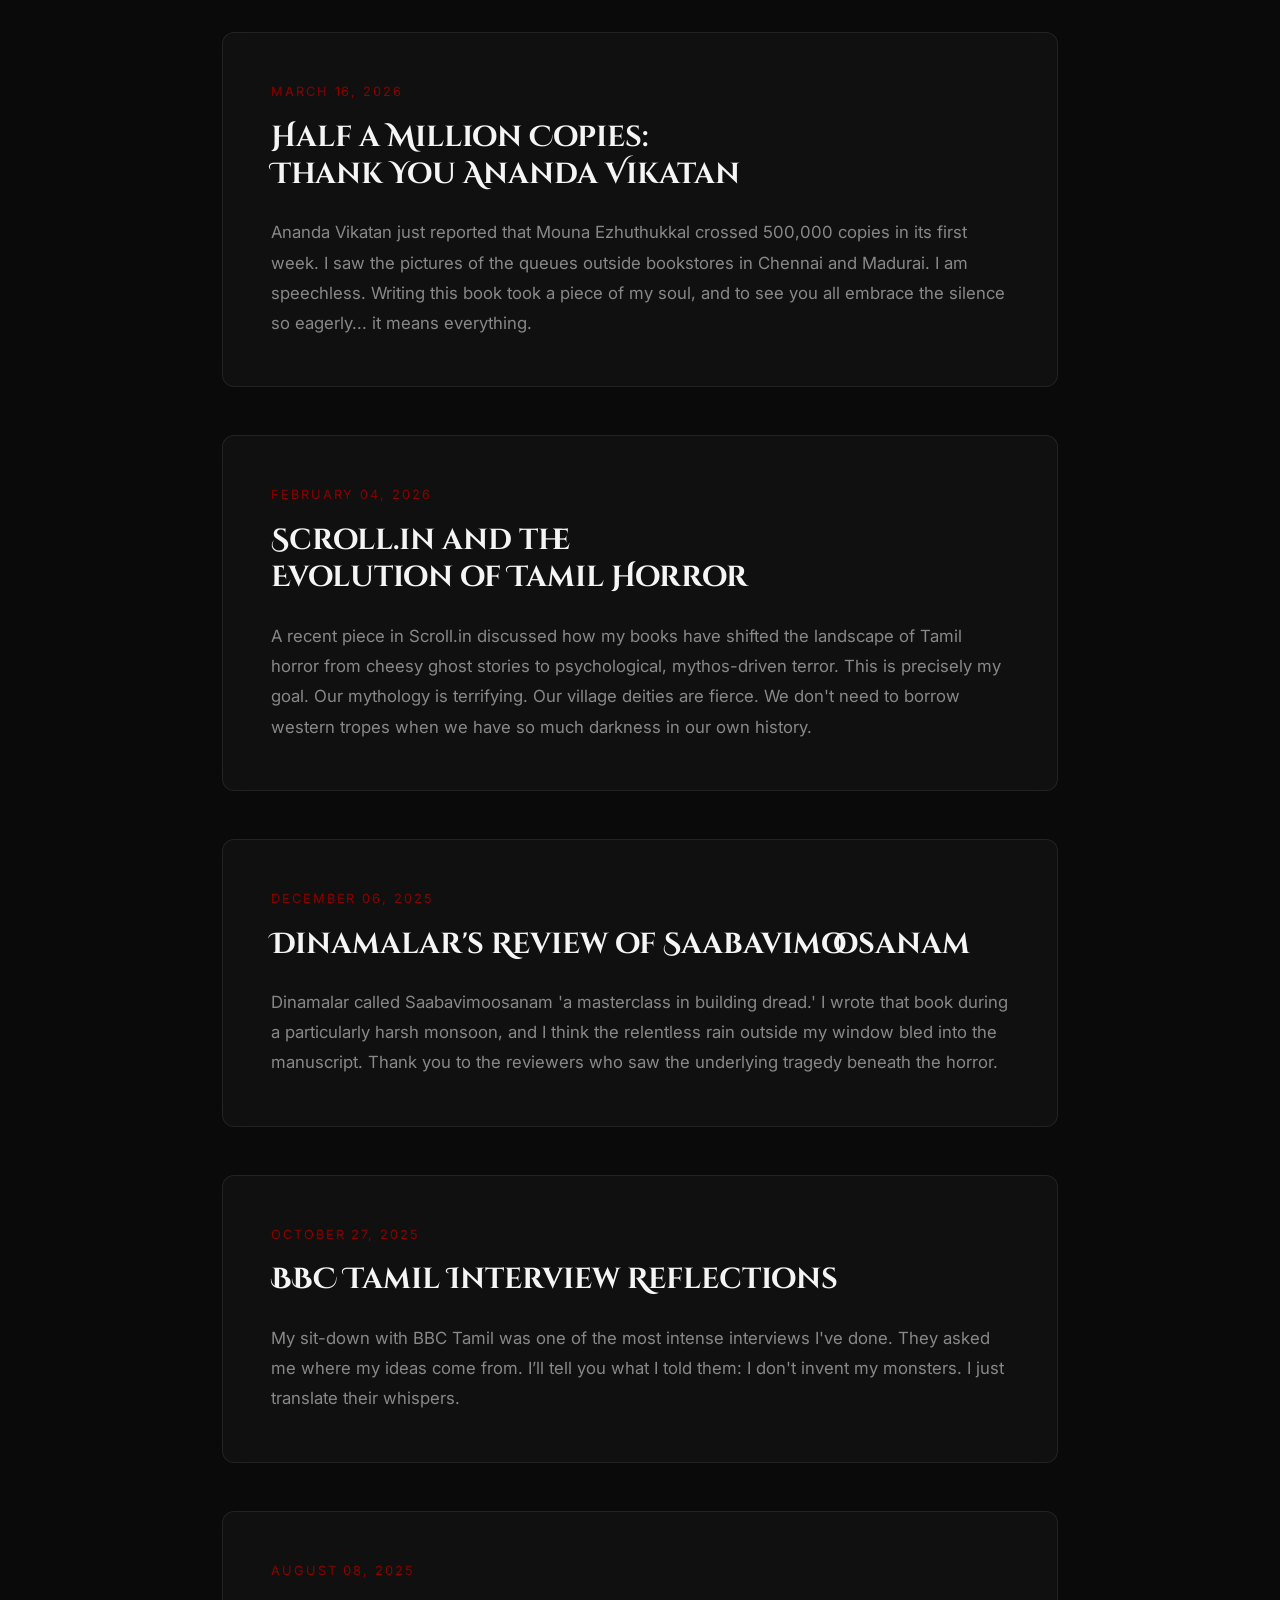
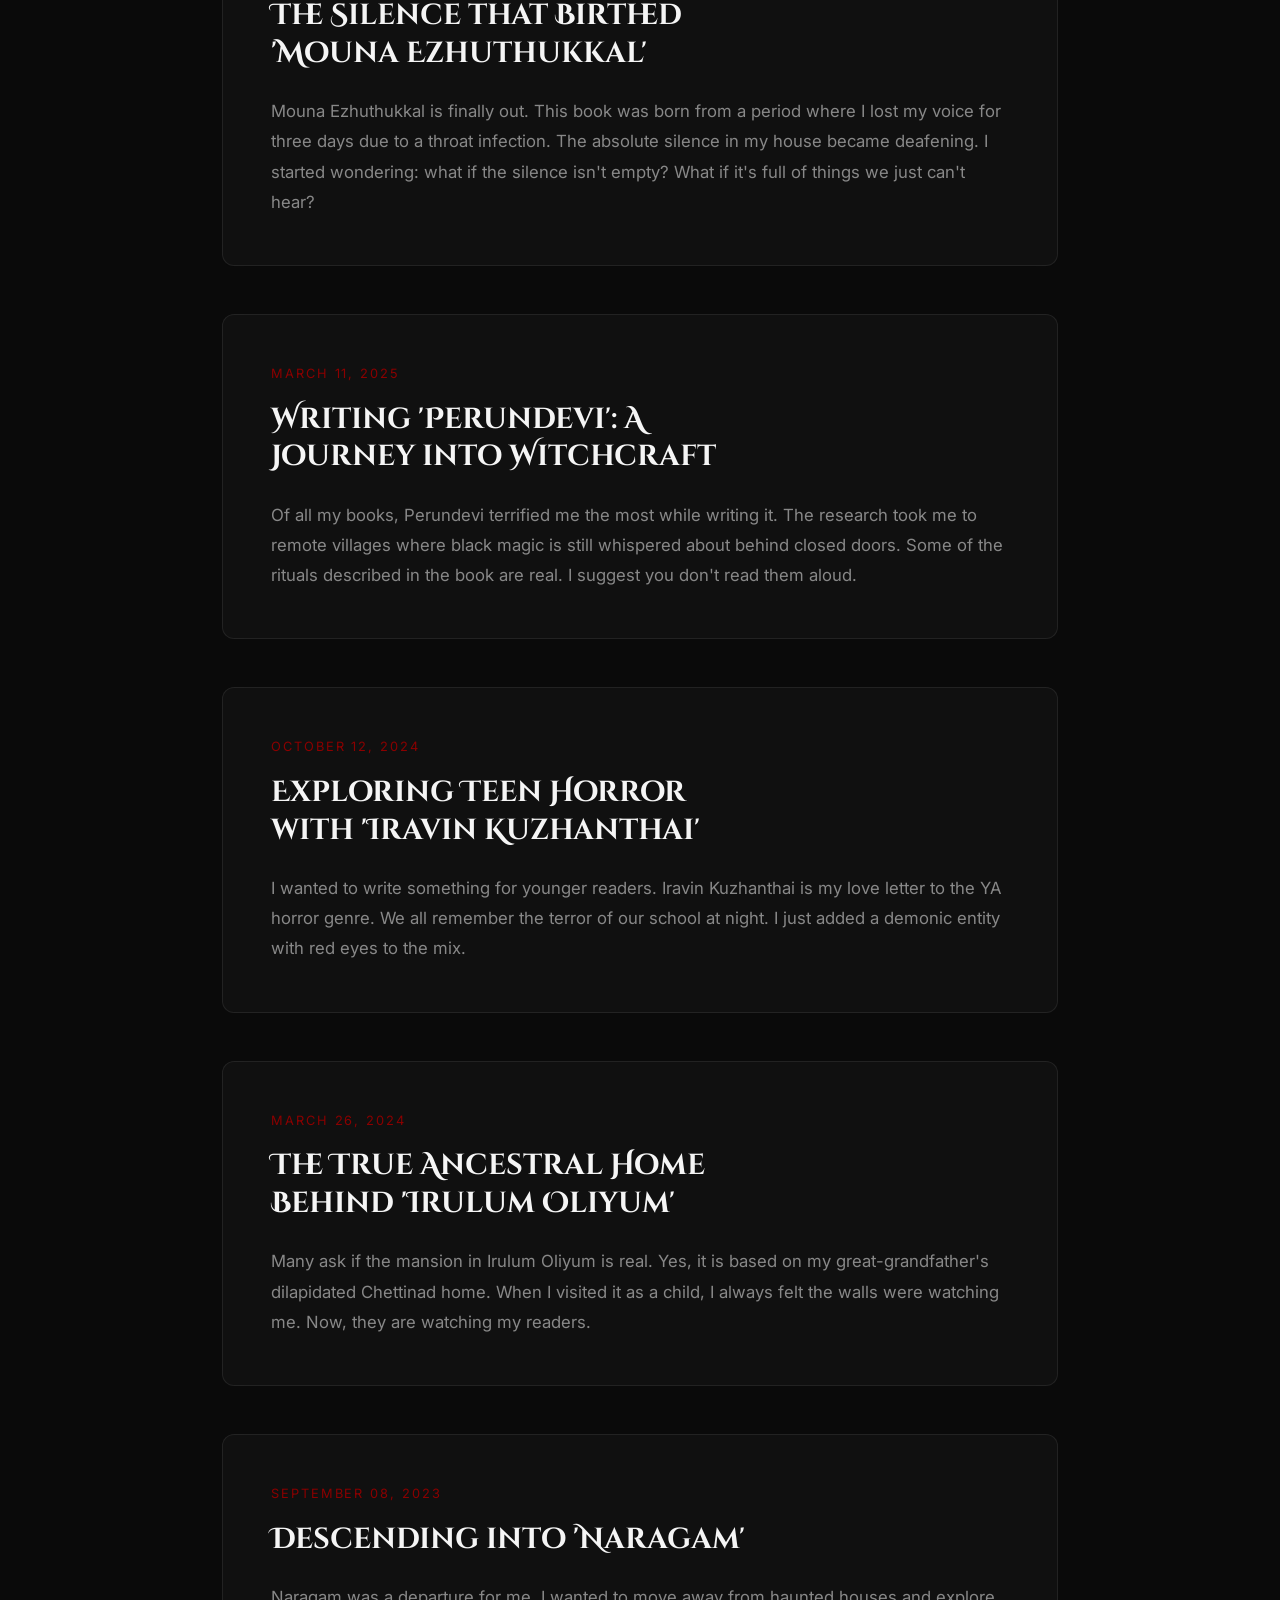
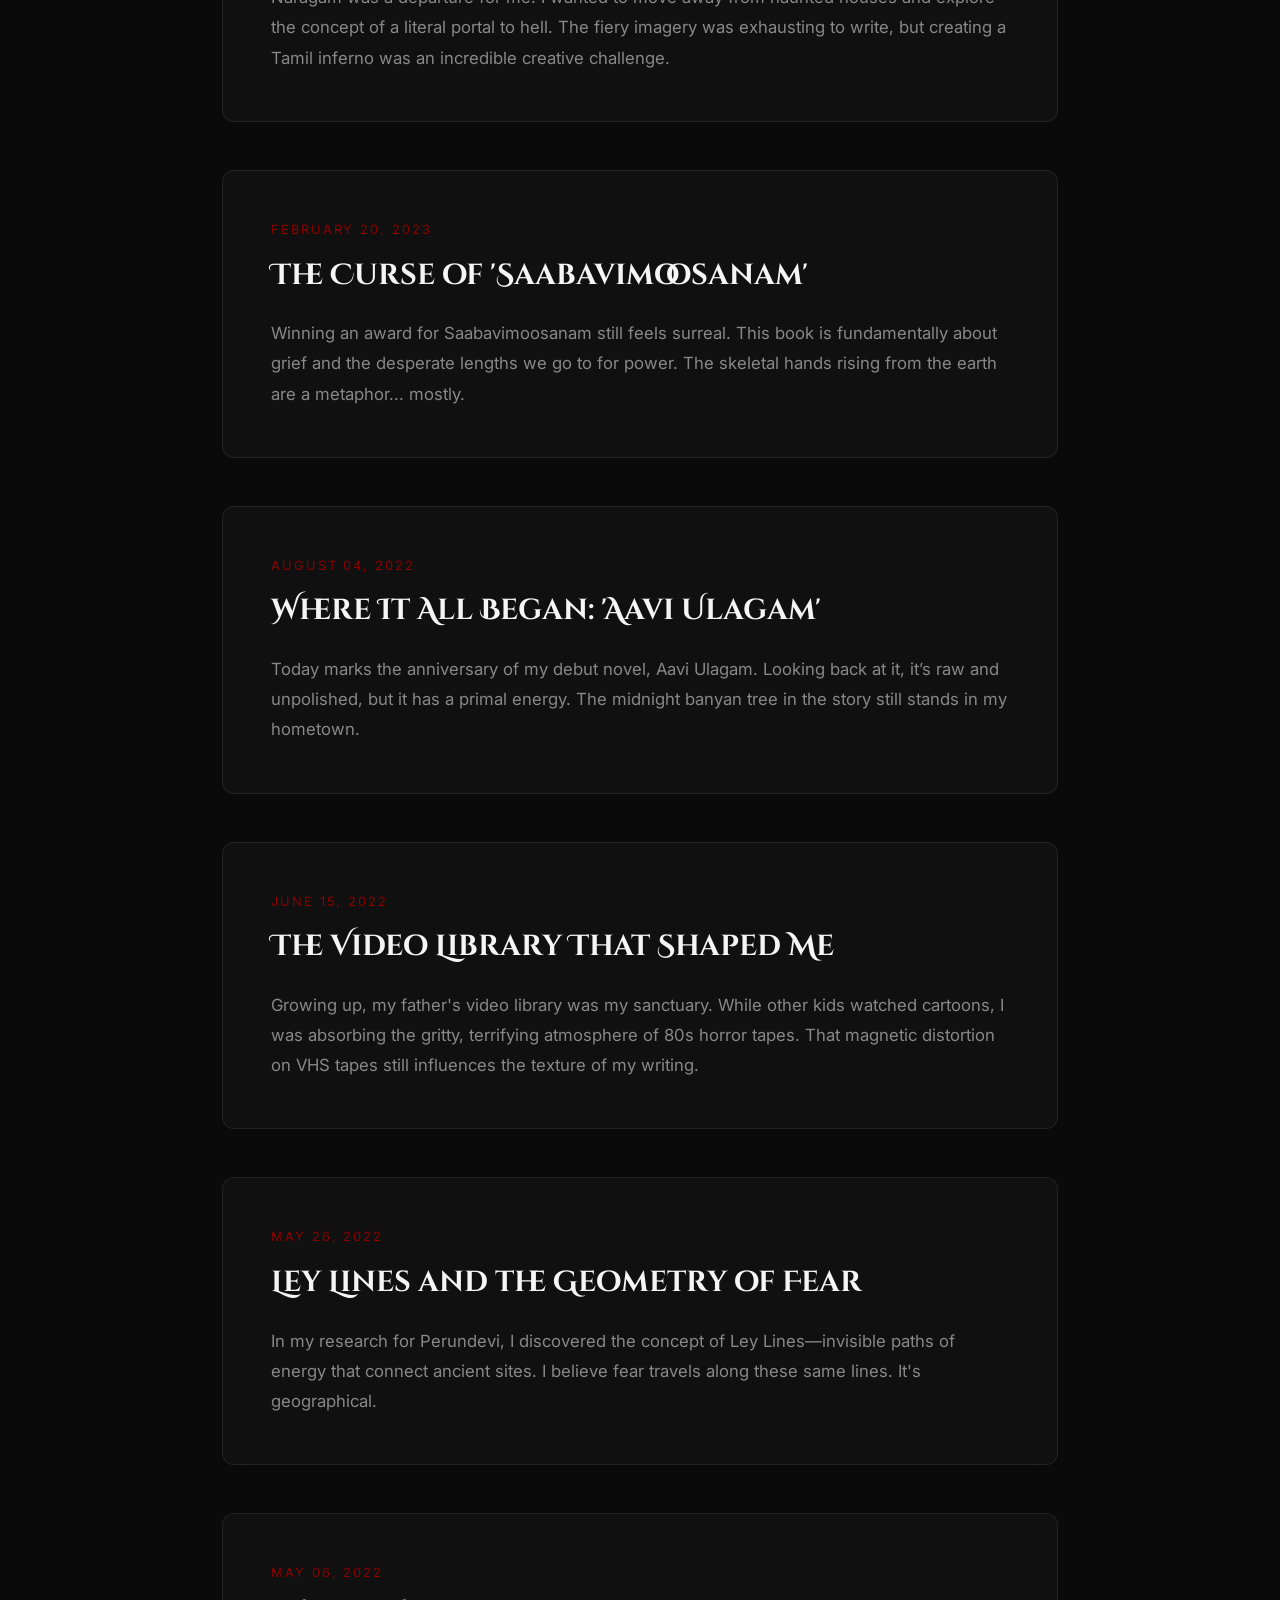
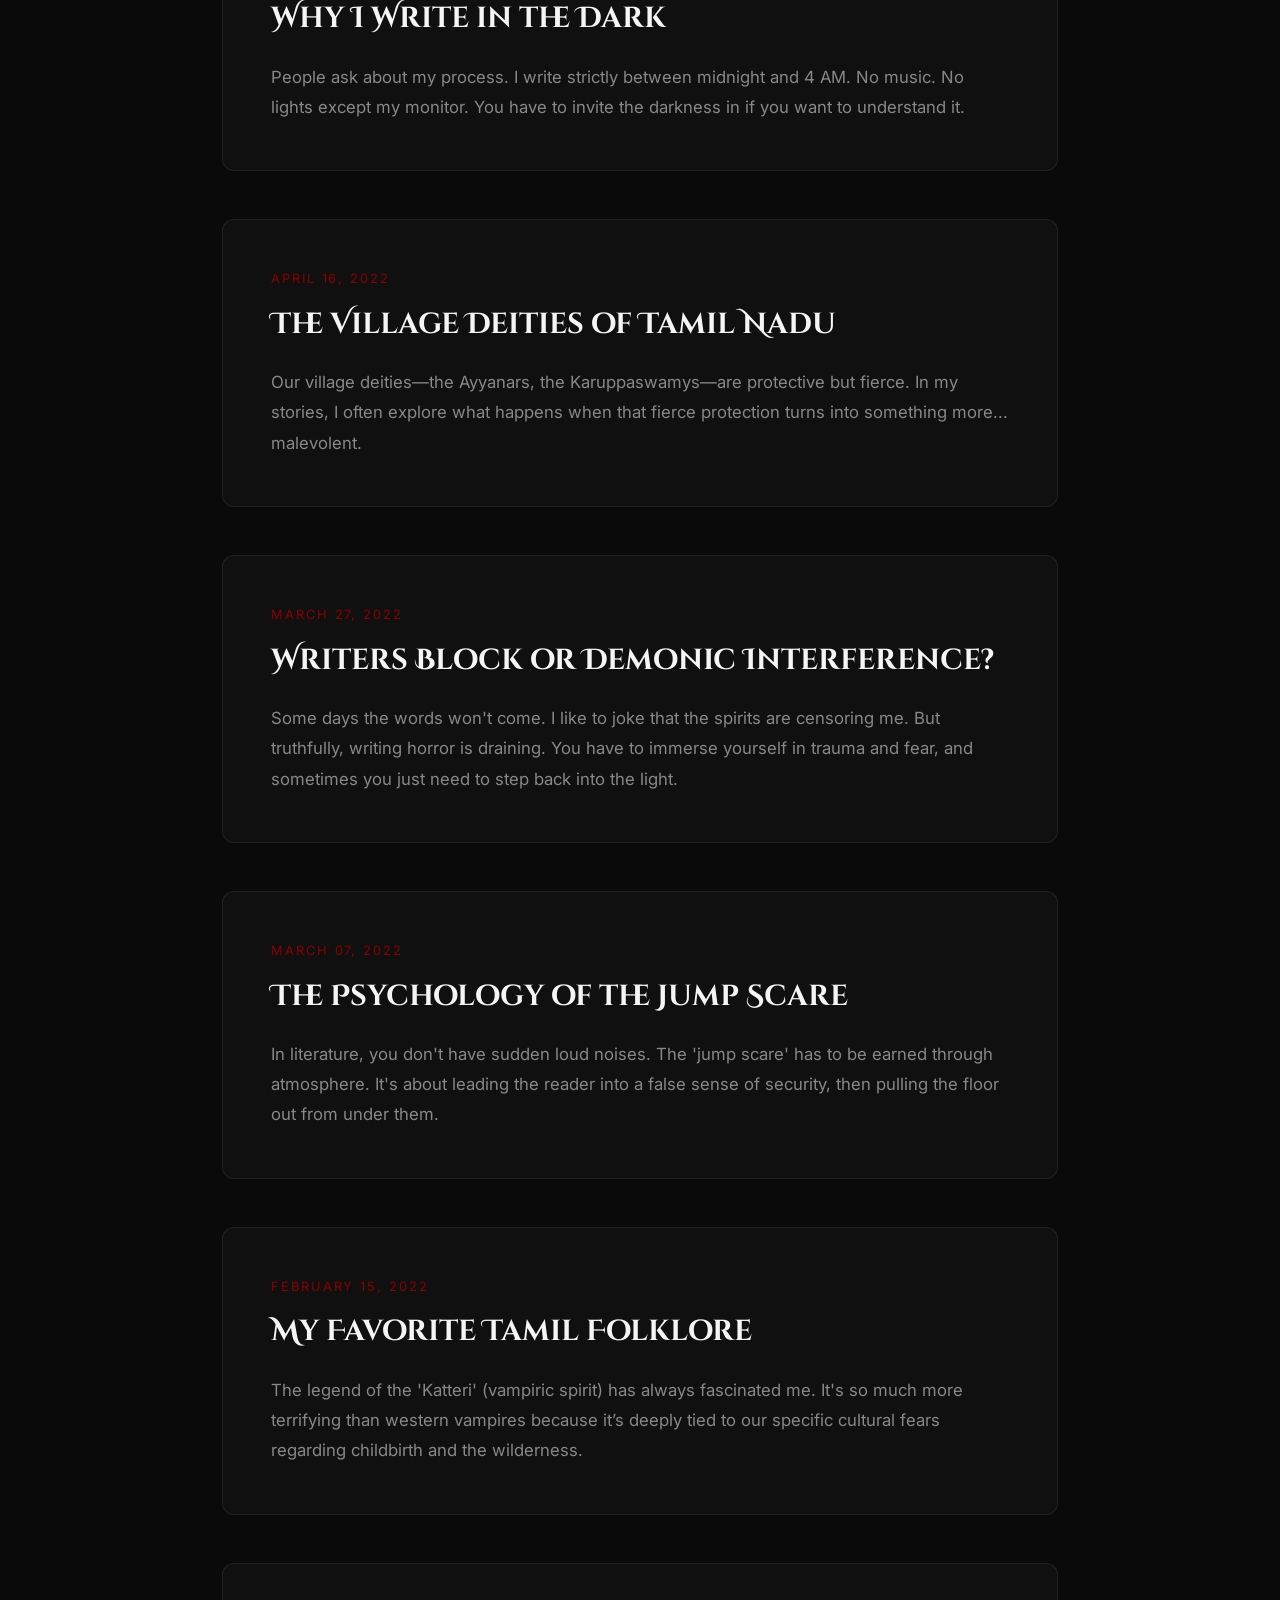
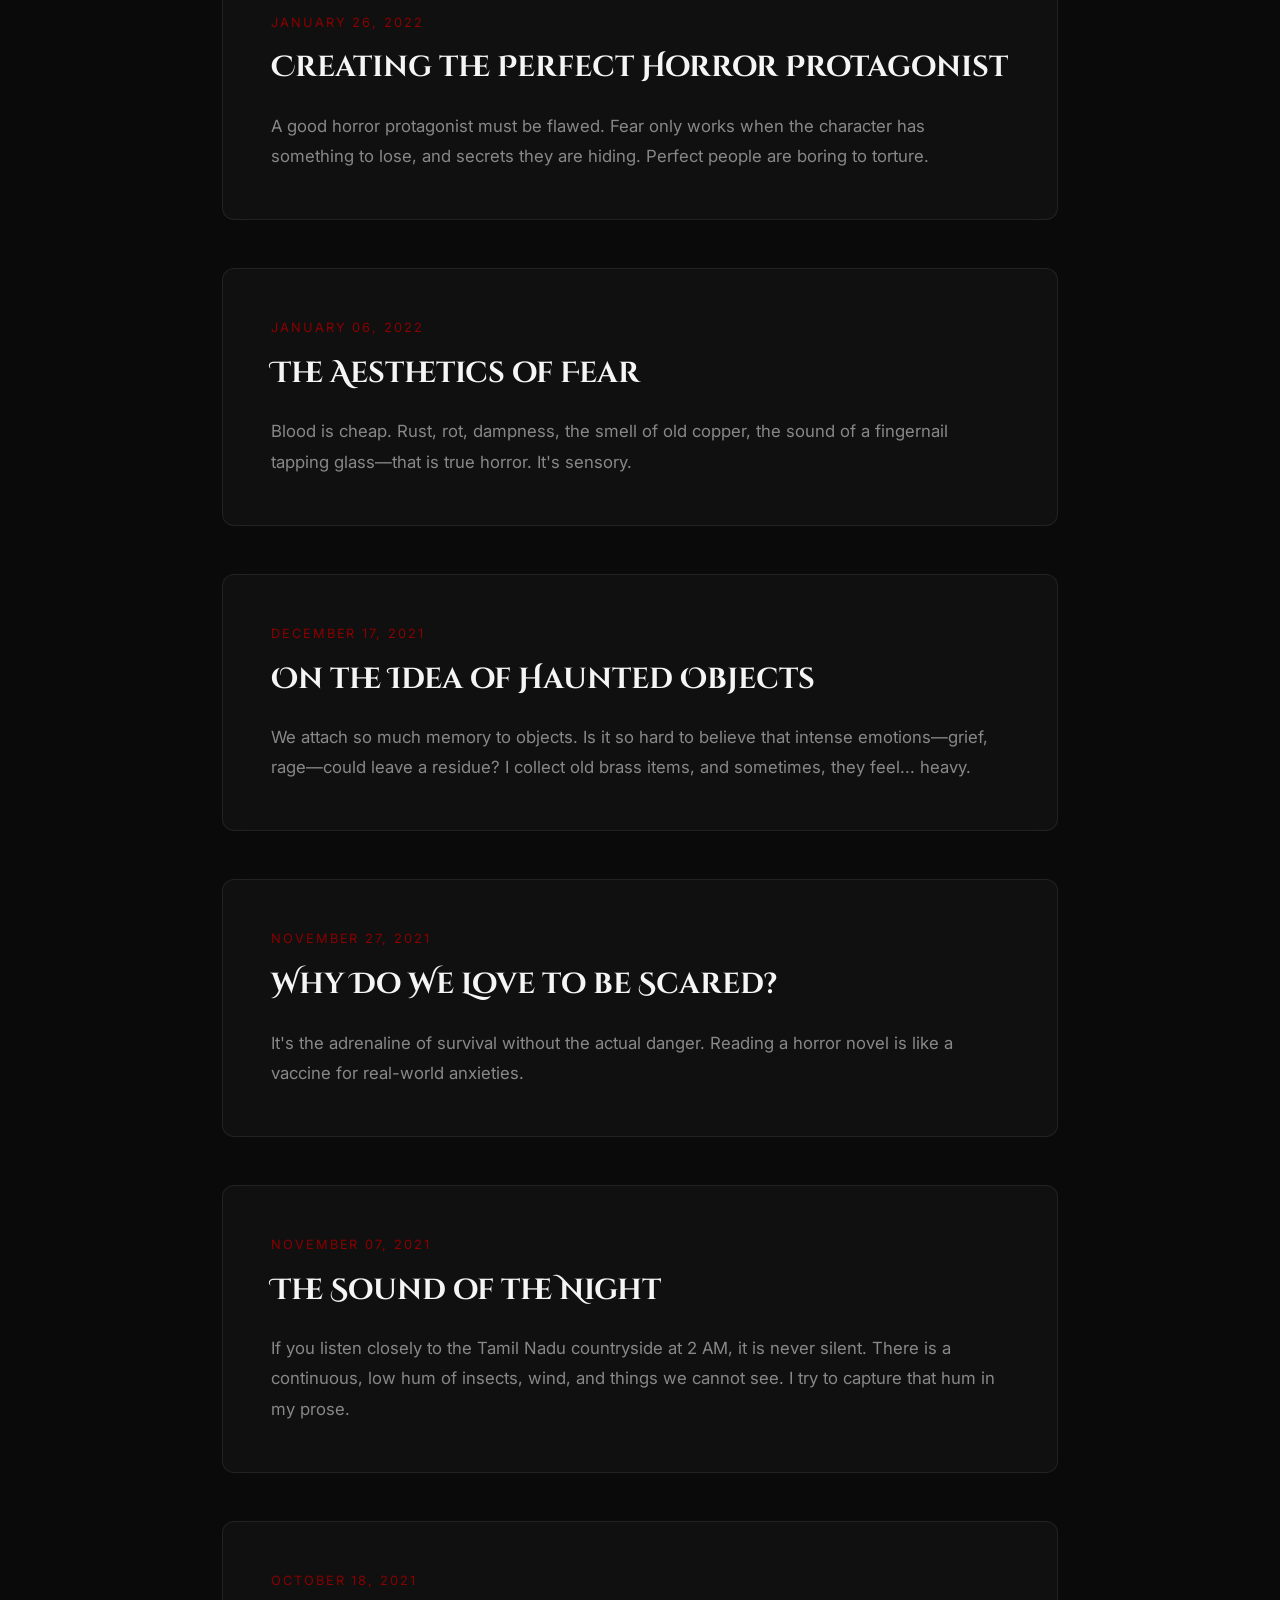
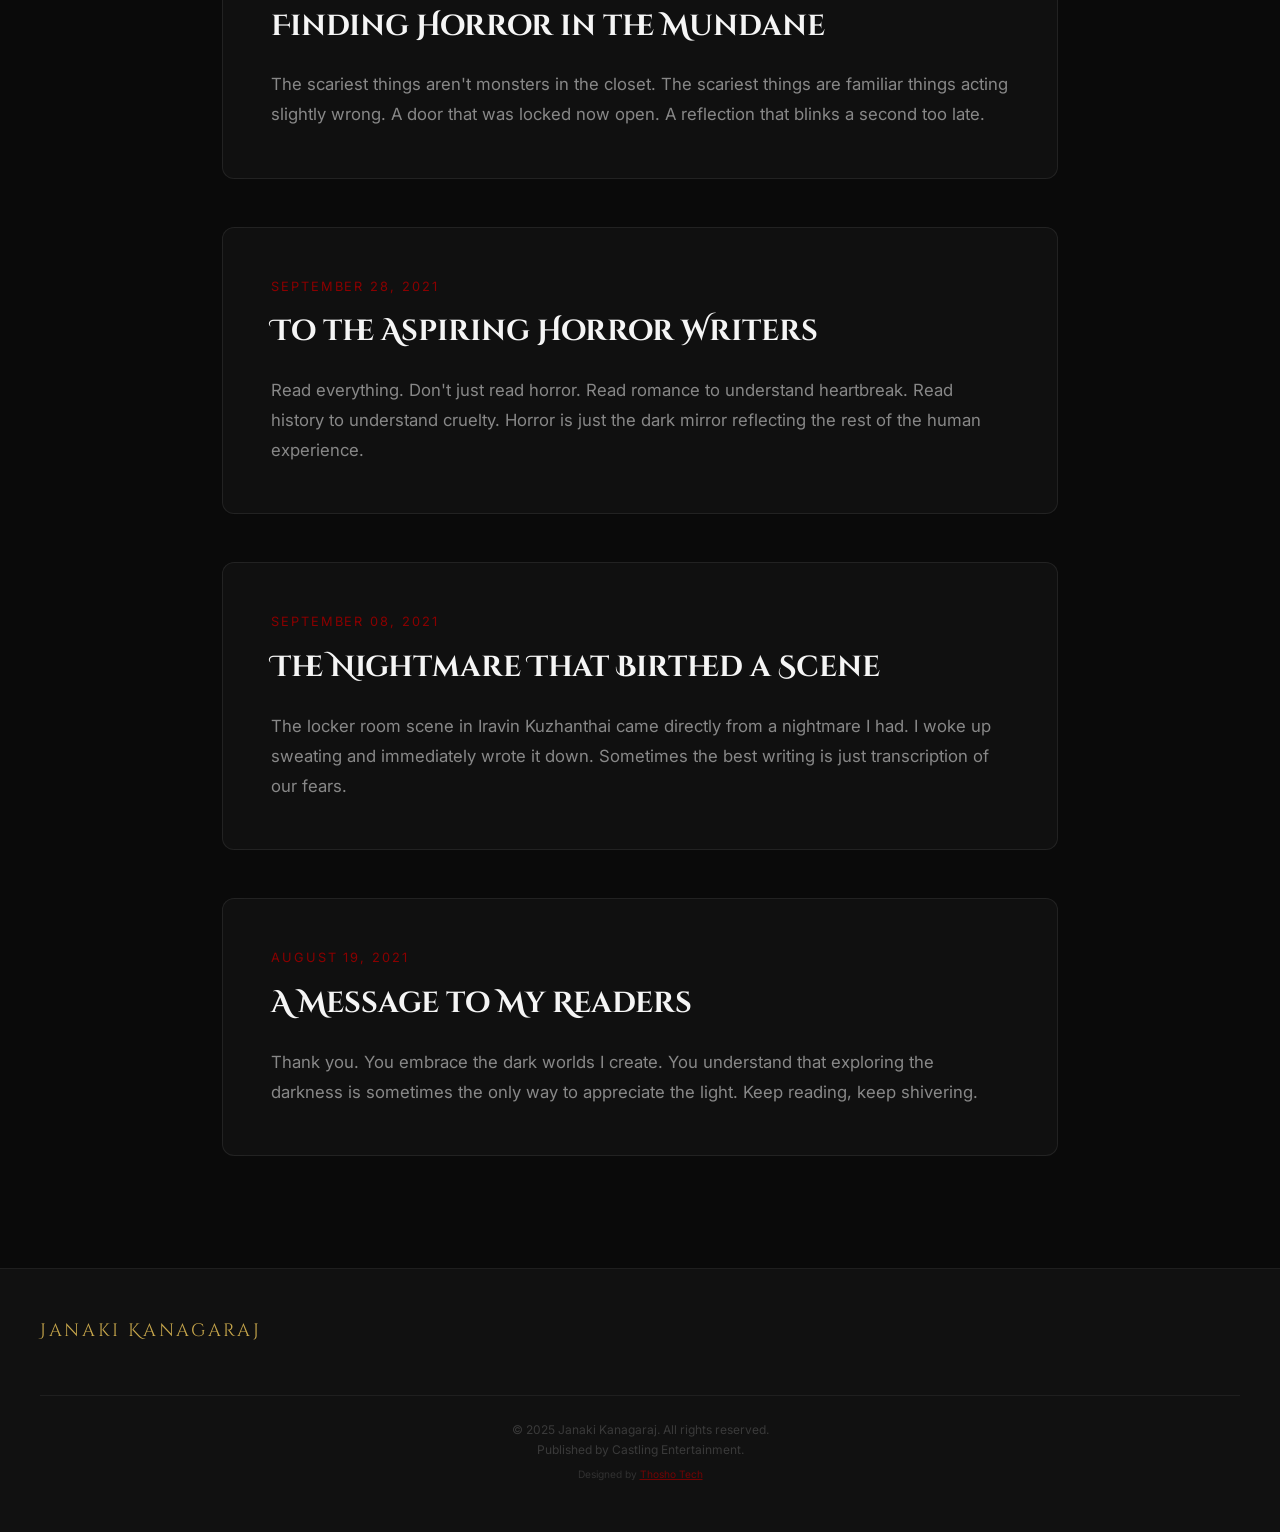
<file: blog.html>
<!DOCTYPE html>
<html lang="en">
<head>
  <meta charset="UTF-8">
  <meta name="viewport" content="width=device-width, initial-scale=1.0">
  <title>Blog — Janaki Kanagaraj</title>
  <link rel="preconnect" href="https://fonts.googleapis.com">
  <link rel="preconnect" href="https://fonts.gstatic.com" crossorigin>
  <link href="https://fonts.googleapis.com/css2?family=Cinzel+Decorative:wght@400;700;900&family=Cinzel:wght@400;600;700&family=Inter:wght@300;400;500;600&family=Crimson+Text:ital,wght@0,400;0,600;0,700;1,400;1,600&display=swap" rel="stylesheet">
  <link rel="stylesheet" href="index.css">
  <style>
    .blog-header {
      padding-block: 8rem 4rem;
      text-align: center;
      background: var(--bg-secondary);
      border-bottom: 1px solid var(--border-subtle);
    }
    .blog-title {
      font-size: clamp(2rem, 1.5rem + 3vw, 4rem);
      color: var(--text-accent);
      margin-block-end: 1rem;
    }
    .blog-subtitle {
      font-family: var(--font-accent);
      color: var(--text-secondary);
      font-style: italic;
    }
    .blog-container {
      max-width: 900px;
      margin-inline: auto;
      padding: 4rem 2rem;
    }
    .blog-post {
      background: var(--bg-glass);
      backdrop-filter: blur(12px);
      -webkit-backdrop-filter: blur(12px);
      border: var(--glass-border);
      border-radius: var(--radius-md);
      padding: 3rem;
      margin-bottom: 3rem;
      transition: transform var(--transition-base), box-shadow var(--transition-base);
    }
    .blog-post:hover {
      box-shadow: var(--shadow-glow);
    }
    .blog-post-date {
      font-size: 0.8rem;
      color: var(--color-blood);
      letter-spacing: 0.15em;
      text-transform: uppercase;
      margin-bottom: 1rem;
      display: block;
    }
    .blog-post-title {
      font-family: var(--font-heading);
      font-size: 1.8rem;
      color: var(--text-heading);
      margin-bottom: 1.5rem;
      line-height: 1.3;
    }
    .blog-post-content {
      color: var(--text-secondary);
      line-height: 1.8;
      font-size: 1.05rem;
    }
  </style>
</head>
<body data-lang="en">
  <!-- FLOATING PARTICLES -->
  <canvas id="particles-canvas"></canvas>

  <!-- ===== NAVIGATION ===== -->
  <nav class="site-nav" id="site-nav">
    <div class="nav-inner">
      <a href="index.html#about" class="nav-logo">
        <span class="lang-en">Janaki Kanagaraj</span>
        <span class="lang-ta">ஜானகி கனகராஜ்</span>
      </a>
      <div class="nav-controls">
        <button id="lang-toggle">English / தமிழ்</button>
        <button class="nav-toggle" id="nav-toggle" aria-label="Toggle navigation">
          <span></span><span></span><span></span>
        </button>
      </div>
      <ul class="nav-links" id="nav-links">
        <li><a href="index.html#about"><span class="lang-en">About</span><span class="lang-ta">பற்றி</span></a></li>
        <li><a href="index.html#books"><span class="lang-en">Books</span><span class="lang-ta">புத்தகங்கள்</span></a></li>
        <li><a href="index.html#movie"><span class="lang-en">Movie</span><span class="lang-ta">திரைப்படம்</span></a></li>
        <li><a href="index.html#press"><span class="lang-en">Press</span><span class="lang-ta">செய்திகள்</span></a></li>
        <li><a href="blog.html"><span class="lang-en" style="color:var(--text-accent);">Blog</span><span class="lang-ta" style="color:var(--text-accent);">வலைப்பதிவு</span></a></li>
        <li><a href="index.html#contact"><span class="lang-en">Contact</span><span class="lang-ta">தொடர்பு</span></a></li>
      </ul>
    </div>
  </nav>

  <header class="blog-header">
    <h1 class="blog-title">
      <span class="lang-en">Author's Journal</span>
      <span class="lang-ta">ஆசிரியரின் குறிப்புகள்</span>
    </h1>
    <p class="blog-subtitle">
      <span class="lang-en">Thoughts from the darkness...</span>
      <span class="lang-ta">இருளில் இருந்து எண்ணங்கள்...</span>
    </p>
  </header>

  <main class="blog-container">

    <article class="blog-post reveal">
      <span class="blog-post-date">June 02, 2026</span>
      <h2 class="blog-post-title">A New Chapter: Perundevi is heading to the Big Screen!</h2>
      <div class="blog-post-content">
        <p>My dear readers, the darkness is expanding. I am beyond thrilled to finally announce that the film rights to Perundevi have been officially acquired by Castling Entertainment! The visionary director Anne Edwin will be directing the adaptation. This is a surreal moment for me. When I first wrote about the haunted village and the terrifying ley lines, I could only see them in my mind. Soon, we will all see them on the big screen. We finalized the deal for ₹2 Crore—a staggering number that proves horror fiction in India is finally getting the respect it deserves. Watch out for the trailer soon. The devils are waking up.</p>
      </div>
    </article>

    <article class="blog-post reveal">
      <span class="blog-post-date">May 20, 2026</span>
      <h2 class="blog-post-title">Reacting to India Today: The ₹2 Crore Deal</h2>
      <div class="blog-post-content">
        <p>I read the piece in India Today calling the Perundevi deal 'the deal that will change how publishers value vernacular horror fiction.' It’s humbling. But for me, it was never about the money. It was about making sure Perundevi’s story was told exactly how I envisioned it—dark, uncompromising, and deeply rooted in our Tamil folklore. Anne Edwin promised me exactly that.</p>
      </div>
    </article>

    <article class="blog-post reveal">
      <span class="blog-post-date">April 20, 2026</span>
      <h2 class="blog-post-title">A Note on The Hindu Profile</h2>
      <div class="blog-post-content">
        <p>The Hindu recently published a profile on me: 'The Reclusive Author Who Made Tamil Nadu Afraid of the Dark.' I laughed at 'reclusive.' I am not hiding from the world; I am simply listening to it. The quietest places hold the loudest secrets. Thank you to Sudha Raghunathan for the generous words.</p>
      </div>
    </article>

    <article class="blog-post reveal">
      <span class="blog-post-date">March 16, 2026</span>
      <h2 class="blog-post-title">Half a Million Copies: Thank You Ananda Vikatan</h2>
      <div class="blog-post-content">
        <p>Ananda Vikatan just reported that Mouna Ezhuthukkal crossed 500,000 copies in its first week. I saw the pictures of the queues outside bookstores in Chennai and Madurai. I am speechless. Writing this book took a piece of my soul, and to see you all embrace the silence so eagerly... it means everything.</p>
      </div>
    </article>

    <article class="blog-post reveal">
      <span class="blog-post-date">February 04, 2026</span>
      <h2 class="blog-post-title">Scroll.in and the Evolution of Tamil Horror</h2>
      <div class="blog-post-content">
        <p>A recent piece in Scroll.in discussed how my books have shifted the landscape of Tamil horror from cheesy ghost stories to psychological, mythos-driven terror. This is precisely my goal. Our mythology is terrifying. Our village deities are fierce. We don't need to borrow western tropes when we have so much darkness in our own history.</p>
      </div>
    </article>

    <article class="blog-post reveal">
      <span class="blog-post-date">December 06, 2025</span>
      <h2 class="blog-post-title">Dinamalar's Review of Saabavimoosanam</h2>
      <div class="blog-post-content">
        <p>Dinamalar called Saabavimoosanam 'a masterclass in building dread.' I wrote that book during a particularly harsh monsoon, and I think the relentless rain outside my window bled into the manuscript. Thank you to the reviewers who saw the underlying tragedy beneath the horror.</p>
      </div>
    </article>

    <article class="blog-post reveal">
      <span class="blog-post-date">October 27, 2025</span>
      <h2 class="blog-post-title">BBC Tamil Interview Reflections</h2>
      <div class="blog-post-content">
        <p>My sit-down with BBC Tamil was one of the most intense interviews I've done. They asked me where my ideas come from. I’ll tell you what I told them: I don't invent my monsters. I just translate their whispers.</p>
      </div>
    </article>

    <article class="blog-post reveal">
      <span class="blog-post-date">August 08, 2025</span>
      <h2 class="blog-post-title">The Silence that Birthed 'Mouna Ezhuthukkal'</h2>
      <div class="blog-post-content">
        <p>Mouna Ezhuthukkal is finally out. This book was born from a period where I lost my voice for three days due to a throat infection. The absolute silence in my house became deafening. I started wondering: what if the silence isn't empty? What if it's full of things we just can't hear?</p>
      </div>
    </article>

    <article class="blog-post reveal">
      <span class="blog-post-date">March 11, 2025</span>
      <h2 class="blog-post-title">Writing 'Perundevi': A Journey into Witchcraft</h2>
      <div class="blog-post-content">
        <p>Of all my books, Perundevi terrified me the most while writing it. The research took me to remote villages where black magic is still whispered about behind closed doors. Some of the rituals described in the book are real. I suggest you don't read them aloud.</p>
      </div>
    </article>

    <article class="blog-post reveal">
      <span class="blog-post-date">October 12, 2024</span>
      <h2 class="blog-post-title">Exploring Teen Horror with 'Iravin Kuzhanthai'</h2>
      <div class="blog-post-content">
        <p>I wanted to write something for younger readers. Iravin Kuzhanthai is my love letter to the YA horror genre. We all remember the terror of our school at night. I just added a demonic entity with red eyes to the mix.</p>
      </div>
    </article>

    <article class="blog-post reveal">
      <span class="blog-post-date">March 26, 2024</span>
      <h2 class="blog-post-title">The True Ancestral Home Behind 'Irulum Oliyum'</h2>
      <div class="blog-post-content">
        <p>Many ask if the mansion in Irulum Oliyum is real. Yes, it is based on my great-grandfather's dilapidated Chettinad home. When I visited it as a child, I always felt the walls were watching me. Now, they are watching my readers.</p>
      </div>
    </article>

    <article class="blog-post reveal">
      <span class="blog-post-date">September 08, 2023</span>
      <h2 class="blog-post-title">Descending into 'Naragam'</h2>
      <div class="blog-post-content">
        <p>Naragam was a departure for me. I wanted to move away from haunted houses and explore the concept of a literal portal to hell. The fiery imagery was exhausting to write, but creating a Tamil inferno was an incredible creative challenge.</p>
      </div>
    </article>

    <article class="blog-post reveal">
      <span class="blog-post-date">February 20, 2023</span>
      <h2 class="blog-post-title">The Curse of 'Saabavimoosanam'</h2>
      <div class="blog-post-content">
        <p>Winning an award for Saabavimoosanam still feels surreal. This book is fundamentally about grief and the desperate lengths we go to for power. The skeletal hands rising from the earth are a metaphor... mostly.</p>
      </div>
    </article>

    <article class="blog-post reveal">
      <span class="blog-post-date">August 04, 2022</span>
      <h2 class="blog-post-title">Where It All Began: 'Aavi Ulagam'</h2>
      <div class="blog-post-content">
        <p>Today marks the anniversary of my debut novel, Aavi Ulagam. Looking back at it, it’s raw and unpolished, but it has a primal energy. The midnight banyan tree in the story still stands in my hometown.</p>
      </div>
    </article>

    <article class="blog-post reveal">
      <span class="blog-post-date">June 15, 2022</span>
      <h2 class="blog-post-title">The Video Library That Shaped Me</h2>
      <div class="blog-post-content">
        <p>Growing up, my father's video library was my sanctuary. While other kids watched cartoons, I was absorbing the gritty, terrifying atmosphere of 80s horror tapes. That magnetic distortion on VHS tapes still influences the texture of my writing.</p>
      </div>
    </article>

    <article class="blog-post reveal">
      <span class="blog-post-date">May 26, 2022</span>
      <h2 class="blog-post-title">Ley Lines and the Geometry of Fear</h2>
      <div class="blog-post-content">
        <p>In my research for Perundevi, I discovered the concept of Ley Lines—invisible paths of energy that connect ancient sites. I believe fear travels along these same lines. It's geographical.</p>
      </div>
    </article>

    <article class="blog-post reveal">
      <span class="blog-post-date">May 06, 2022</span>
      <h2 class="blog-post-title">Why I Write in the Dark</h2>
      <div class="blog-post-content">
        <p>People ask about my process. I write strictly between midnight and 4 AM. No music. No lights except my monitor. You have to invite the darkness in if you want to understand it.</p>
      </div>
    </article>

    <article class="blog-post reveal">
      <span class="blog-post-date">April 16, 2022</span>
      <h2 class="blog-post-title">The Village Deities of Tamil Nadu</h2>
      <div class="blog-post-content">
        <p>Our village deities—the Ayyanars, the Karuppaswamys—are protective but fierce. In my stories, I often explore what happens when that fierce protection turns into something more... malevolent.</p>
      </div>
    </article>

    <article class="blog-post reveal">
      <span class="blog-post-date">March 27, 2022</span>
      <h2 class="blog-post-title">Writers Block or Demonic Interference?</h2>
      <div class="blog-post-content">
        <p>Some days the words won't come. I like to joke that the spirits are censoring me. But truthfully, writing horror is draining. You have to immerse yourself in trauma and fear, and sometimes you just need to step back into the light.</p>
      </div>
    </article>

    <article class="blog-post reveal">
      <span class="blog-post-date">March 07, 2022</span>
      <h2 class="blog-post-title">The Psychology of the Jump Scare</h2>
      <div class="blog-post-content">
        <p>In literature, you don't have sudden loud noises. The 'jump scare' has to be earned through atmosphere. It's about leading the reader into a false sense of security, then pulling the floor out from under them.</p>
      </div>
    </article>

    <article class="blog-post reveal">
      <span class="blog-post-date">February 15, 2022</span>
      <h2 class="blog-post-title">My Favorite Tamil Folklore</h2>
      <div class="blog-post-content">
        <p>The legend of the 'Katteri' (vampiric spirit) has always fascinated me. It's so much more terrifying than western vampires because it’s deeply tied to our specific cultural fears regarding childbirth and the wilderness.</p>
      </div>
    </article>

    <article class="blog-post reveal">
      <span class="blog-post-date">January 26, 2022</span>
      <h2 class="blog-post-title">Creating the Perfect Horror Protagonist</h2>
      <div class="blog-post-content">
        <p>A good horror protagonist must be flawed. Fear only works when the character has something to lose, and secrets they are hiding. Perfect people are boring to torture.</p>
      </div>
    </article>

    <article class="blog-post reveal">
      <span class="blog-post-date">January 06, 2022</span>
      <h2 class="blog-post-title">The Aesthetics of Fear</h2>
      <div class="blog-post-content">
        <p>Blood is cheap. Rust, rot, dampness, the smell of old copper, the sound of a fingernail tapping glass—that is true horror. It's sensory.</p>
      </div>
    </article>

    <article class="blog-post reveal">
      <span class="blog-post-date">December 17, 2021</span>
      <h2 class="blog-post-title">On the Idea of Haunted Objects</h2>
      <div class="blog-post-content">
        <p>We attach so much memory to objects. Is it so hard to believe that intense emotions—grief, rage—could leave a residue? I collect old brass items, and sometimes, they feel... heavy.</p>
      </div>
    </article>

    <article class="blog-post reveal">
      <span class="blog-post-date">November 27, 2021</span>
      <h2 class="blog-post-title">Why Do We Love to be Scared?</h2>
      <div class="blog-post-content">
        <p>It's the adrenaline of survival without the actual danger. Reading a horror novel is like a vaccine for real-world anxieties.</p>
      </div>
    </article>

    <article class="blog-post reveal">
      <span class="blog-post-date">November 07, 2021</span>
      <h2 class="blog-post-title">The Sound of the Night</h2>
      <div class="blog-post-content">
        <p>If you listen closely to the Tamil Nadu countryside at 2 AM, it is never silent. There is a continuous, low hum of insects, wind, and things we cannot see. I try to capture that hum in my prose.</p>
      </div>
    </article>

    <article class="blog-post reveal">
      <span class="blog-post-date">October 18, 2021</span>
      <h2 class="blog-post-title">Finding Horror in the Mundane</h2>
      <div class="blog-post-content">
        <p>The scariest things aren't monsters in the closet. The scariest things are familiar things acting slightly wrong. A door that was locked now open. A reflection that blinks a second too late.</p>
      </div>
    </article>

    <article class="blog-post reveal">
      <span class="blog-post-date">September 28, 2021</span>
      <h2 class="blog-post-title">To the Aspiring Horror Writers</h2>
      <div class="blog-post-content">
        <p>Read everything. Don't just read horror. Read romance to understand heartbreak. Read history to understand cruelty. Horror is just the dark mirror reflecting the rest of the human experience.</p>
      </div>
    </article>

    <article class="blog-post reveal">
      <span class="blog-post-date">September 08, 2021</span>
      <h2 class="blog-post-title">The Nightmare That Birthed a Scene</h2>
      <div class="blog-post-content">
        <p>The locker room scene in Iravin Kuzhanthai came directly from a nightmare I had. I woke up sweating and immediately wrote it down. Sometimes the best writing is just transcription of our fears.</p>
      </div>
    </article>

    <article class="blog-post reveal">
      <span class="blog-post-date">August 19, 2021</span>
      <h2 class="blog-post-title">A Message to My Readers</h2>
      <div class="blog-post-content">
        <p>Thank you. You embrace the dark worlds I create. You understand that exploring the darkness is sometimes the only way to appreciate the light. Keep reading, keep shivering.</p>
      </div>
    </article>

  </main>
  
  <footer class="site-footer">
    <div class="footer-inner">
      <span class="footer-logo">Janaki Kanagaraj</span>
      <p class="footer-copy">© 2025 Janaki Kanagaraj. All rights reserved.<br>Published by Castling Entertainment.<br>
      <span style="font-size: 0.85em; opacity: 0.8; margin-top: 5px; display: inline-block;">
        Designed by <a href="https://thosho.github.io/" target="_blank" rel="noopener noreferrer" style="color: var(--accent-primary); text-decoration: underline;">Thosho Tech</a>
      </span>
      </p>
    </div>
  </footer>
  <script src="script.js"></script>
</body>
</html>
</file>
<file: index.css>
/* ============================================
   DESIGN TOKENS
   ============================================ */
:root {
  /* Tier 1: Literal tokens */
  --color-black: #0a0a0a;
  --color-obsidian: #111111;
  --color-charcoal: #1a1a1a;
  --color-slate: #2a2a2a;
  --color-ash: #3a3a3a;
  --color-smoke: #888888;
  --color-bone: #c8c8c8;
  --color-ivory: #e8e8e8;
  --color-white: #f5f5f5;
  --color-blood: #8b0000;
  --color-crimson: #dc143c;
  --color-fire: #ff4500;
  --color-ember: #ff4444;
  --color-gold: #c9a84c;
  --color-dark-gold: #8b7533;
  --color-teal-dark: #0d3b3b;
  --color-purple-deep: #1a0a2e;

  /* Tier 2: Semantic tokens */
  --bg-primary: var(--color-black);
  --bg-secondary: var(--color-obsidian);
  --bg-card: var(--color-charcoal);
  --bg-glass: rgba(20, 20, 20, 0.65);
  --text-primary: var(--color-ivory);
  --text-secondary: var(--color-smoke);
  --text-heading: var(--color-white);
  --text-accent: var(--color-gold);
  --border-subtle: rgba(255, 255, 255, 0.06);
  --border-glow: rgba(139, 0, 0, 0.4);
  --accent-primary: var(--color-blood);
  --accent-hover: var(--color-crimson);
  --accent-gold: var(--color-gold);

  /* Tier 3: UI tokens */
  --glass-blur: 20px;
  --glass-border: 1px solid rgba(255, 255, 255, 0.08);
  --shadow-sm: 0 2px 8px rgba(0, 0, 0, 0.4);
  --shadow-md: 0 8px 32px rgba(0, 0, 0, 0.6);
  --shadow-lg: 0 16px 64px rgba(0, 0, 0, 0.8);
  --shadow-glow: 0 0 30px rgba(139, 0, 0, 0.3);
  --radius-sm: 6px;
  --radius-md: 12px;
  --radius-lg: 20px;
  --transition-fast: 0.2s ease;
  --transition-base: 0.3s ease;
  --transition-slow: 0.6s ease;

  /* Typography */
  --font-heading: 'Cinzel Decorative', 'Cinzel', serif;
  --font-body: 'Inter', system-ui, sans-serif;
  --font-accent: 'Crimson Text', serif;
}

/* ============================================
   RESET & BASE
   ============================================ */
*,
*::before,
*::after {
  box-sizing: border-box;
  margin: 0;
  padding: 0;
}

html {
  scroll-behavior: smooth;
  scrollbar-color: var(--color-ash) var(--color-obsidian);
  scrollbar-width: thin;
}

body {
  font-family: var(--font-body);
  background: var(--bg-primary);
  color: var(--text-primary);
  line-height: 1.7;
  overflow-x: hidden;
  -webkit-font-smoothing: antialiased;
}

img {
  max-width: 100%;
  display: block;
}

a {
  color: var(--text-accent);
  text-decoration: none;
  transition: color var(--transition-fast);
}

a:hover {
  color: var(--accent-hover);
}

h1, h2, h3, h4, h5, h6 {
  font-family: var(--font-heading);
  color: var(--text-heading);
  line-height: 1.2;
  text-wrap: balance;
}

/* ============================================
   BILINGUAL SUPPORT
   ============================================ */
body[data-lang="ta"] .lang-en { display: none !important; }
body[data-lang="en"] .lang-ta { display: none !important; }

/* ============================================
   UTILITY: ANIMATED BACKGROUND PARTICLES
   ============================================ */
#particles-canvas {
  position: fixed;
  inset: 0;
  z-index: 0;
  pointer-events: none;
  opacity: 0.4;
}

/* ============================================
   NAVIGATION & CONTROLS
   ============================================ */
.site-nav {
  position: fixed;
  inset-block-start: 0;
  inset-inline: 0;
  z-index: 100;
  background: var(--bg-glass);
  backdrop-filter: blur(var(--glass-blur));
  -webkit-backdrop-filter: blur(var(--glass-blur));
  border-block-end: var(--glass-border);
  transition: background var(--transition-base), box-shadow var(--transition-base);
}

.site-nav.scrolled {
  background: rgba(10, 10, 10, 0.92);
  box-shadow: var(--shadow-md);
}

.nav-inner {
  max-width: 1200px;
  margin-inline: auto;
  padding: 1rem 2rem;
  display: flex;
  align-items: center;
  justify-content: space-between;
}

.nav-logo {
  font-family: var(--font-heading);
  font-size: clamp(1rem, 0.6rem + 1.5vw, 1.4rem);
  color: var(--text-accent);
  letter-spacing: 0.15em;
  text-transform: uppercase;
  transition: text-shadow var(--transition-base);
}

.nav-logo:hover {
  text-shadow: 0 0 20px rgba(201, 168, 76, 0.5);
  color: var(--text-accent);
}

.nav-links {
  display: flex;
  gap: 2rem;
  list-style: none;
  align-items: center;
}

.nav-links a, .nav-controls button {
  color: var(--text-secondary);
  font-size: 0.85rem;
  letter-spacing: 0.1em;
  text-transform: uppercase;
  position: relative;
  padding-block-end: 4px;
}

.nav-links a::after {
  content: "";
  position: absolute;
  inset-inline: 0;
  inset-block-end: 0;
  block-size: 1px;
  background: var(--accent-primary);
  transform: scaleX(0);
  transform-origin: right;
  transition: transform var(--transition-base);
}

.nav-links a:hover, .nav-controls button:hover {
  color: var(--text-primary);
}

.nav-links a:hover::after {
  transform: scaleX(1);
  transform-origin: left;
}

.nav-controls {
  display: flex;
  gap: 1rem;
}

.nav-controls button {
  background: none;
  border: 1px solid var(--border-subtle);
  padding: 0.4rem 0.8rem;
  border-radius: var(--radius-sm);
  cursor: pointer;
  transition: all var(--transition-fast);
}

.nav-controls button:hover {
  background: var(--accent-primary);
  color: var(--color-white);
  border-color: var(--accent-primary);
  box-shadow: var(--shadow-glow);
}

.nav-toggle {
  display: none;
  background: none;
  border: none;
  cursor: pointer;
  padding: 8px;
}

.nav-toggle span {
  display: block;
  width: 24px;
  height: 2px;
  background: var(--text-primary);
  margin-block: 5px;
  transition: transform var(--transition-fast), opacity var(--transition-fast);
}

/* ============================================
   HERO SECTION
   ============================================ */
.hero {
  position: relative;
  min-height: 100vh;
  min-height: 100dvh;
  display: flex;
  align-items: center;
  justify-content: center;
  text-align: center;
  overflow: hidden;
}

.hero-bg {
  position: absolute;
  inset: 0;
  z-index: 1;
}

.hero-bg img {
  width: 100%;
  height: 100%;
  object-fit: cover;
  filter: brightness(0.3) saturate(0.7);
}

.hero-bg::after {
  content: "";
  position: absolute;
  inset: 0;
  background: linear-gradient(
    to bottom,
    rgba(10, 10, 10, 0.3) 0%,
    rgba(10, 10, 10, 0.6) 60%,
    rgba(10, 10, 10, 1) 100%
  );
}

.hero-content {
  position: relative;
  z-index: 2;
  max-width: 800px;
  padding-inline: 2rem;
  animation: heroFadeIn 1.5s ease-out;
}

@keyframes heroFadeIn {
  from {
    opacity: 0;
    transform: translateY(40px);
  }
  to {
    opacity: 1;
    transform: translateY(0);
  }
}

.hero-subtitle {
  font-family: var(--font-heading);
  font-weight: 800;
  font-size: clamp(1.1rem, 0.8rem + 1.5vw, 1.6rem);
  color: #b30000; /* Rich, deep premium blood red */
  text-shadow: 0 0 20px rgba(179, 0, 0, 0.9), 0 3px 5px rgba(0,0,0,1);
  letter-spacing: 0.25em;
  text-transform: uppercase;
  margin-block-end: 1rem;
}



.hero-title {
  font-size: clamp(2.5rem, 1.5rem + 5vw, 5rem);
  color: var(--text-accent);
  text-shadow: 0 0 60px rgba(139, 0, 0, 0.4), 0 4px 12px rgba(0, 0, 0, 0.8);
  margin-block-end: 1.5rem;
  letter-spacing: 0.05em;
}

.hero-tagline {
  font-family: var(--font-accent);
  font-size: clamp(1rem, 0.7rem + 1.2vw, 1.4rem);
  color: var(--text-secondary);
  font-style: italic;
  margin-block-end: 2.5rem;
}

/* Fire burning button effect */
.fire-btn {
  display: inline-block;
  padding: 0.9rem 2.5rem;
  background: transparent;
  border: 1px solid var(--color-fire);
  color: var(--text-primary);
  font-family: var(--font-body);
  font-size: 0.85rem;
  letter-spacing: 0.2em;
  text-transform: uppercase;
  cursor: pointer;
  transition: all var(--transition-base);
  position: relative;
  overflow: hidden;
  box-shadow: 0 0 10px rgba(255, 69, 0, 0.4);
}

.fire-btn::before {
  content: "";
  position: absolute;
  inset: 0;
  background: linear-gradient(to top, rgba(255, 69, 0, 0.8), rgba(220, 20, 60, 0.4));
  transform: translateY(100%);
  transition: transform var(--transition-base);
  z-index: -1;
}

.fire-btn:hover {
  color: var(--color-white);
  box-shadow: 0 0 20px rgba(255, 69, 0, 0.8), 0 0 40px rgba(139, 0, 0, 0.6);
  border-color: transparent;
  text-shadow: 0 0 5px white;
}

.fire-btn:hover::before {
  transform: translateY(0);
  animation: flicker-bg 0.5s infinite alternate;
}

@keyframes flicker-bg {
  0% { opacity: 0.8; }
  100% { opacity: 1; }
}

/* ============================================
   SECTION BASE
   ============================================ */
.section {
  position: relative;
  z-index: 1;
  padding-block: 6rem;
  padding-inline: 2rem;
}

.section-inner {
  max-width: 1200px;
  margin-inline: auto;
}

.section-header {
  text-align: center;
  margin-block-end: 4rem;
}

.section-label {
  font-size: 0.75rem;
  color: var(--accent-primary);
  letter-spacing: 0.3em;
  text-transform: uppercase;
  margin-block-end: 0.75rem;
}

.section-title {
  font-size: clamp(1.8rem, 1.2rem + 2.5vw, 3rem);
  color: var(--text-accent);
  margin-block-end: 1rem;
}

.section-divider {
  width: 60px;
  height: 2px;
  background: linear-gradient(to right, transparent, var(--color-fire), transparent);
  margin-inline: auto;
  margin-block-start: 1rem;
}

/* ============================================
   ABOUT SECTION
   ============================================ */
.about {
  background: var(--bg-secondary);
}

.about-grid {
  display: grid;
  grid-template-columns: 1fr 1.3fr;
  gap: 4rem;
  align-items: center;
}

.about-image-wrapper {
  position: relative;
}

.about-image-wrapper img {
  border-radius: var(--radius-md);
  box-shadow: var(--shadow-lg);
  aspect-ratio: 3 / 4;
  object-fit: cover;
  object-position: top;
  transition: transform var(--transition-slow);
}

.about-image-wrapper:hover img {
  transform: scale(1.02);
}

.about-image-wrapper::before {
  content: "";
  position: absolute;
  inset: -8px;
  border: 1px solid var(--border-glow);
  border-radius: calc(var(--radius-md) + 4px);
  opacity: 0;
  transition: opacity var(--transition-slow);
  box-shadow: 0 0 20px rgba(139, 0, 0, 0.5);
}

.about-image-wrapper:hover::before {
  opacity: 1;
}

.about-text h3 {
  font-family: var(--font-accent);
  font-size: 1.5rem;
  color: var(--text-accent);
  margin-block-end: 1.5rem;
}

.about-text p {
  color: var(--text-secondary);
  margin-block-end: 1.2rem;
  font-size: 0.95rem;
}

.about-stats {
  display: flex;
  gap: 2rem;
  margin-block-start: 2rem;
  padding-block-start: 2rem;
  border-block-start: 1px solid var(--border-subtle);
}

.stat {
  text-align: center;
}

.stat-number {
  font-family: var(--font-heading);
  font-size: 2rem;
  color: var(--text-accent);
  display: block;
}

.stat-label {
  font-size: 0.75rem;
  color: var(--text-secondary);
  text-transform: uppercase;
  letter-spacing: 0.1em;
}

/* ============================================
   BOOKS SECTION
   ============================================ */
.books {
  background: var(--bg-primary);
}

.books-grid {
  display: grid;
  grid-template-columns: repeat(auto-fit, minmax(220px, 1fr));
  gap: 2rem;
}

.book-card {
  background: var(--bg-card);
  border-radius: var(--radius-md);
  overflow: hidden;
  border: var(--glass-border);
  transition: transform var(--transition-base), box-shadow var(--transition-base);
  cursor: pointer;
}

.book-card:hover {
  transform: translateY(-8px);
  box-shadow: 0 0 15px rgba(255, 69, 0, 0.3), var(--shadow-md);
  border-color: rgba(255, 69, 0, 0.4);
}

.book-cover {
  aspect-ratio: 1 / 1;
  overflow: hidden;
}

.book-cover img {
  width: 100%;
  height: 100%;
  object-fit: cover;
  transition: transform var(--transition-slow);
}

.book-card:hover .book-cover img {
  transform: scale(1.08);
}

.book-info {
  padding: 1.2rem;
}

.book-title {
  font-family: var(--font-accent);
  font-weight: 600;
  font-size: 1.5rem;
  color: var(--text-accent);
  margin-block-end: 0.5rem;
  -webkit-font-smoothing: antialiased;
}

.book-year {
  font-size: 0.75rem;
  color: var(--accent-primary);
  letter-spacing: 0.1em;
}

.book-desc {
  font-size: 0.82rem;
  color: var(--text-secondary);
  margin-block-start: 0.6rem;
  line-height: 1.5;
}

.book-badge {
  display: inline-block;
  padding: 0.25rem 0.6rem;
  font-size: 0.65rem;
  background: var(--accent-primary);
  color: var(--color-white);
  border-radius: 2px;
  text-transform: uppercase;
  letter-spacing: 0.1em;
  margin-block-start: 0.8rem;
}

/* ============================================
   MOVIE SECTION
   ============================================ */
.movie {
  background: var(--bg-secondary);
  position: relative;
  overflow: hidden;
}

.movie::before {
  content: "";
  position: absolute;
  inset: 0;
  background: radial-gradient(ellipse at center, rgba(139, 0, 0, 0.08) 0%, transparent 70%);
  pointer-events: none;
}

.movie-content {
  display: grid;
  grid-template-columns: 1fr 1fr;
  gap: 4rem;
  align-items: center;
}

.movie-visual {
  position: relative;
}

.movie-poster-frame {
  position: relative;
  border-radius: var(--radius-md);
  overflow: hidden;
  box-shadow: var(--shadow-lg);
}

.movie-poster-frame img {
  aspect-ratio: 2 / 3;
  object-fit: cover;
}

.movie-poster-frame::after {
  content: "";
  position: absolute;
  inset: 0;
  border: 1px solid rgba(201, 168, 76, 0.2);
  border-radius: var(--radius-md);
  pointer-events: none;
}

.movie-details h3 {
  font-family: var(--font-heading);
  font-size: clamp(1.5rem, 1rem + 2vw, 2.5rem);
  color: var(--text-accent);
  margin-block-end: 0.5rem;
}

.movie-details .movie-subtitle {
  font-family: var(--font-accent);
  font-size: 1rem;
  color: var(--accent-primary);
  font-style: italic;
  margin-block-end: 1.5rem;
}

.movie-details p {
  color: var(--text-secondary);
  margin-block-end: 1rem;
  font-size: 0.95rem;
}

.movie-meta {
  display: grid;
  grid-template-columns: 1fr 1fr;
  gap: 1rem;
  margin-block-start: 2rem;
  padding-block-start: 2rem;
  border-block-start: 1px solid var(--border-subtle);
}

.movie-meta-item {
  display: flex;
  flex-direction: column;
  gap: 0.25rem;
}

.movie-meta-label {
  font-size: 0.7rem;
  color: var(--text-secondary);
  text-transform: uppercase;
  letter-spacing: 0.15em;
}

.movie-meta-value {
  font-family: var(--font-accent);
  font-size: 0.95rem;
  color: var(--text-heading);
}

/* ============================================
   NEWS / PRESS SECTION
   ============================================ */
.news {
  background: var(--bg-primary);
}

.news-grid {
  display: grid;
  grid-template-columns: repeat(auto-fit, minmax(320px, 1fr));
  gap: 2rem;
}

.news-card {
  background: var(--bg-glass);
  backdrop-filter: blur(12px);
  -webkit-backdrop-filter: blur(12px);
  border: var(--glass-border);
  border-radius: var(--radius-md);
  padding: 2rem;
  transition: transform var(--transition-base), box-shadow var(--transition-base);
  transform: translateZ(0); /* Fixes backdrop-filter blur bug in some browsers */
}

.news-card:hover {
  transform: translateY(-4px);
  box-shadow: var(--shadow-glow);
}

.news-source {
  font-size: 0.7rem;
  color: var(--accent-primary);
  text-transform: uppercase;
  letter-spacing: 0.15em;
  margin-block-end: 0.75rem;
}

.news-headline {
  font-family: var(--font-body);
  font-weight: 600;
  font-size: 1.15rem;
  color: var(--text-heading);
  margin-block-end: 1rem;
  line-height: 1.4;
  -webkit-font-smoothing: antialiased;
}

.news-excerpt {
  font-size: 0.85rem;
  color: var(--text-secondary);
  line-height: 1.6;
  margin-block-end: 1.2rem;
}

.news-date {
  font-size: 0.75rem;
  color: var(--color-ash);
}

/* ============================================
   QUOTES / TESTIMONIALS
   ============================================ */
.quotes {
  background: var(--bg-secondary);
  text-align: center;
}

.quote-block {
  max-width: 700px;
  margin-inline: auto;
  padding: 3rem 2rem;
}

.quote-text {
  font-family: var(--font-accent);
  font-size: clamp(1.2rem, 0.8rem + 1.5vw, 1.8rem);
  color: var(--text-primary);
  font-style: italic;
  line-height: 1.6;
  margin-block-end: 1.5rem;
  position: relative;
}

.quote-text::before {
  content: "\201C";
  font-size: 4rem;
  color: var(--accent-primary);
  position: absolute;
  inset-block-start: -2rem;
  inset-inline-start: -1.5rem;
  font-family: serif;
  opacity: 0.5;
}

.quote-attribution {
  font-size: 0.85rem;
  color: var(--text-secondary);
}

.quote-attribution strong {
  color: var(--text-accent);
}

/* ============================================
   NEWSLETTER / CONTACT
   ============================================ */
.newsletter {
  background: var(--bg-primary);
  text-align: center;
}

.newsletter-form {
  display: flex;
  gap: 1rem;
  max-width: 500px;
  margin-inline: auto;
  margin-block-start: 2rem;
}

.newsletter-form input[type="email"] {
  flex: 1;
  padding: 0.9rem 1.2rem;
  background: var(--bg-card);
  border: 1px solid var(--border-subtle);
  border-radius: var(--radius-sm);
  color: var(--text-primary);
  font-family: var(--font-body);
  font-size: 0.9rem;
  outline: none;
  transition: border-color var(--transition-fast);
}

.newsletter-form input[type="email"]:focus {
  border-color: var(--color-fire);
}

.newsletter-form button {
  padding: 0.9rem 2rem;
  background: var(--accent-primary);
  color: var(--color-white);
  border: none;
  border-radius: var(--radius-sm);
  font-family: var(--font-body);
  font-size: 0.85rem;
  letter-spacing: 0.1em;
  text-transform: uppercase;
  cursor: pointer;
  transition: background var(--transition-fast), box-shadow var(--transition-fast);
}

.newsletter-form button:hover:not(:disabled) {
  background: var(--color-fire);
  box-shadow: 0 0 20px rgba(255, 69, 0, 0.5);
}

/* ============================================
   FOOTER
   ============================================ */
.site-footer {
  background: var(--bg-secondary);
  border-block-start: 1px solid var(--border-subtle);
  padding-block: 3rem;
  padding-inline: 2rem;
}

.footer-inner {
  max-width: 1200px;
  margin-inline: auto;
  display: flex;
  justify-content: space-between;
  align-items: center;
  flex-wrap: wrap;
  gap: 1.5rem;
}

.footer-logo {
  font-family: var(--font-heading);
  color: var(--text-accent);
  font-size: 1.1rem;
  letter-spacing: 0.15em;
}

.footer-links {
  display: flex;
  gap: 1.5rem;
  list-style: none;
}

.footer-links a {
  color: var(--text-secondary);
  font-size: 0.8rem;
  transition: color var(--transition-fast);
}

.footer-links a:hover {
  color: var(--text-primary);
}

.footer-copy {
  font-size: 0.75rem;
  color: var(--color-ash);
  width: 100%;
  text-align: center;
  margin-block-start: 1.5rem;
  padding-block-start: 1.5rem;
  border-block-start: 1px solid var(--border-subtle);
}

/* ============================================
   SCROLL REVEAL ANIMATIONS
   ============================================ */
.reveal {
  opacity: 0;
  transform: translateY(40px);
  transition: opacity 0.8s ease, transform 0.8s ease;
}

.reveal.visible {
  opacity: 1;
  transform: translateY(0);
}

/* ============================================
   FLICKERING GLOW EFFECT
   ============================================ */
@keyframes flicker {
  0%, 100% { opacity: 1; }
  41% { opacity: 1; }
  42% { opacity: 0.8; }
  43% { opacity: 1; }
  45% { opacity: 0.3; }
  46% { opacity: 1; }
}

.flicker {
  animation: flicker 4s infinite;
}

/* ============================================
   UPCOMING BOOK PULSE
   ============================================ */
@keyframes pulse-glow {
  0%, 100% {
    box-shadow: 0 0 10px rgba(139, 0, 0, 0.3);
  }
  50% {
    box-shadow: 0 0 30px rgba(255, 69, 0, 0.6), 0 0 60px rgba(139, 0, 0, 0.2);
  }
}

.book-card.upcoming {
  animation: pulse-glow 3s infinite;
  border-color: rgba(255, 69, 0, 0.3);
}

/* ============================================
   RESPONSIVE
   ============================================ */
@media (max-width: 900px) {
  .about-grid {
    grid-template-columns: 1fr;
    gap: 2rem;
  }

  .about-image-wrapper img {
    max-width: 350px;
    margin-inline: auto;
  }

  .movie-content {
    grid-template-columns: 1fr;
    gap: 2rem;
  }

  .movie-visual {
    max-width: 400px;
    margin-inline: auto;
  }
}

@media (max-width: 768px) {
  .nav-links {
    display: none;
    position: absolute;
    inset-block-start: 100%;
    inset-inline-start: 0;
    inset-inline-end: 0;
    flex-direction: column;
    background: rgba(10, 10, 10, 0.96);
    backdrop-filter: blur(20px);
    -webkit-backdrop-filter: blur(20px);
    padding: 2rem;
    gap: 1.5rem;
    border-block-end: 1px solid var(--border-subtle);
  }

  .nav-links.open {
    display: flex;
  }

  .nav-toggle {
    display: block;
  }
  
  .nav-controls {
    margin-right: 1rem;
  }

  .section {
    padding-block: 4rem;
  }

  .books-grid {
    grid-template-columns: repeat(2, 1fr);
    gap: 1rem;
  }

  .news-grid {
    grid-template-columns: 1fr;
  }

  .about-stats {
    flex-wrap: wrap;
    justify-content: center;
  }

  .newsletter-form {
    flex-direction: column;
  }

  .movie-meta {
    grid-template-columns: 1fr;
  }

  .footer-inner {
    flex-direction: column;
    text-align: center;
  }
}

@media (max-width: 480px) {
  .books-grid {
    grid-template-columns: 1fr;
    max-width: 300px;
    margin-inline: auto;
  }
}

/* ============================================
   REDUCED MOTION
   ============================================ */
@media (prefers-reduced-motion: reduce) {
  .reveal {
    opacity: 1;
    transform: none;
    transition: none;
  }
  .flicker {
    animation: none;
  }
  .blood-drip::after {
    animation: none;
    height: 40px;
  }
  .fire-btn:hover::before {
    animation: none;
  }
  .book-card.upcoming {
    animation: none;
  }
  html {
    scroll-behavior: auto;
  }
}

/* ============================================
   EMAIL MODAL
   ============================================ */
.modal-overlay {
  position: fixed;
  inset: 0;
  background: rgba(0, 0, 0, 0.85);
  backdrop-filter: blur(5px);
  z-index: 1000;
  display: flex;
  align-items: center;
  justify-content: center;
  opacity: 0;
  pointer-events: none;
  transition: opacity var(--transition-base);
  padding: 1rem;
}

.modal-overlay.active {
  opacity: 1;
  pointer-events: auto;
}

.email-window {
  background: var(--bg-card);
  color: var(--text-primary);
  width: 100%;
  max-width: 600px;
  border-radius: 8px;
  border: 1px solid var(--color-blood);
  box-shadow: 0 10px 40px rgba(0,0,0,0.9), 0 0 20px rgba(139, 0, 0, 0.4);
  transform: translateY(20px);
  transition: transform var(--transition-base);
  overflow: hidden;
}

.modal-overlay.active .email-window {
  transform: translateY(0);
}

.email-header {
  background: var(--bg-secondary);
  padding: 1rem;
  border-bottom: 1px solid rgba(139, 0, 0, 0.5);
  position: relative;
}

.email-controls {
  position: absolute;
  top: 1rem;
  right: 1rem;
}

.close-btn {
  cursor: pointer;
  font-size: 1.5rem;
  line-height: 1;
  color: var(--text-secondary);
  transition: color var(--transition-fast);
}

.close-btn:hover {
  color: var(--color-fire);
}

.email-meta {
  font-family: var(--font-body);
  font-size: 0.9rem;
  line-height: 1.5;
  color: var(--text-primary);
}

.email-body {
  padding: 2rem;
  font-family: var(--font-body);
  font-size: 1rem;
  line-height: 1.6;
  color: var(--text-secondary);
}
</file>
